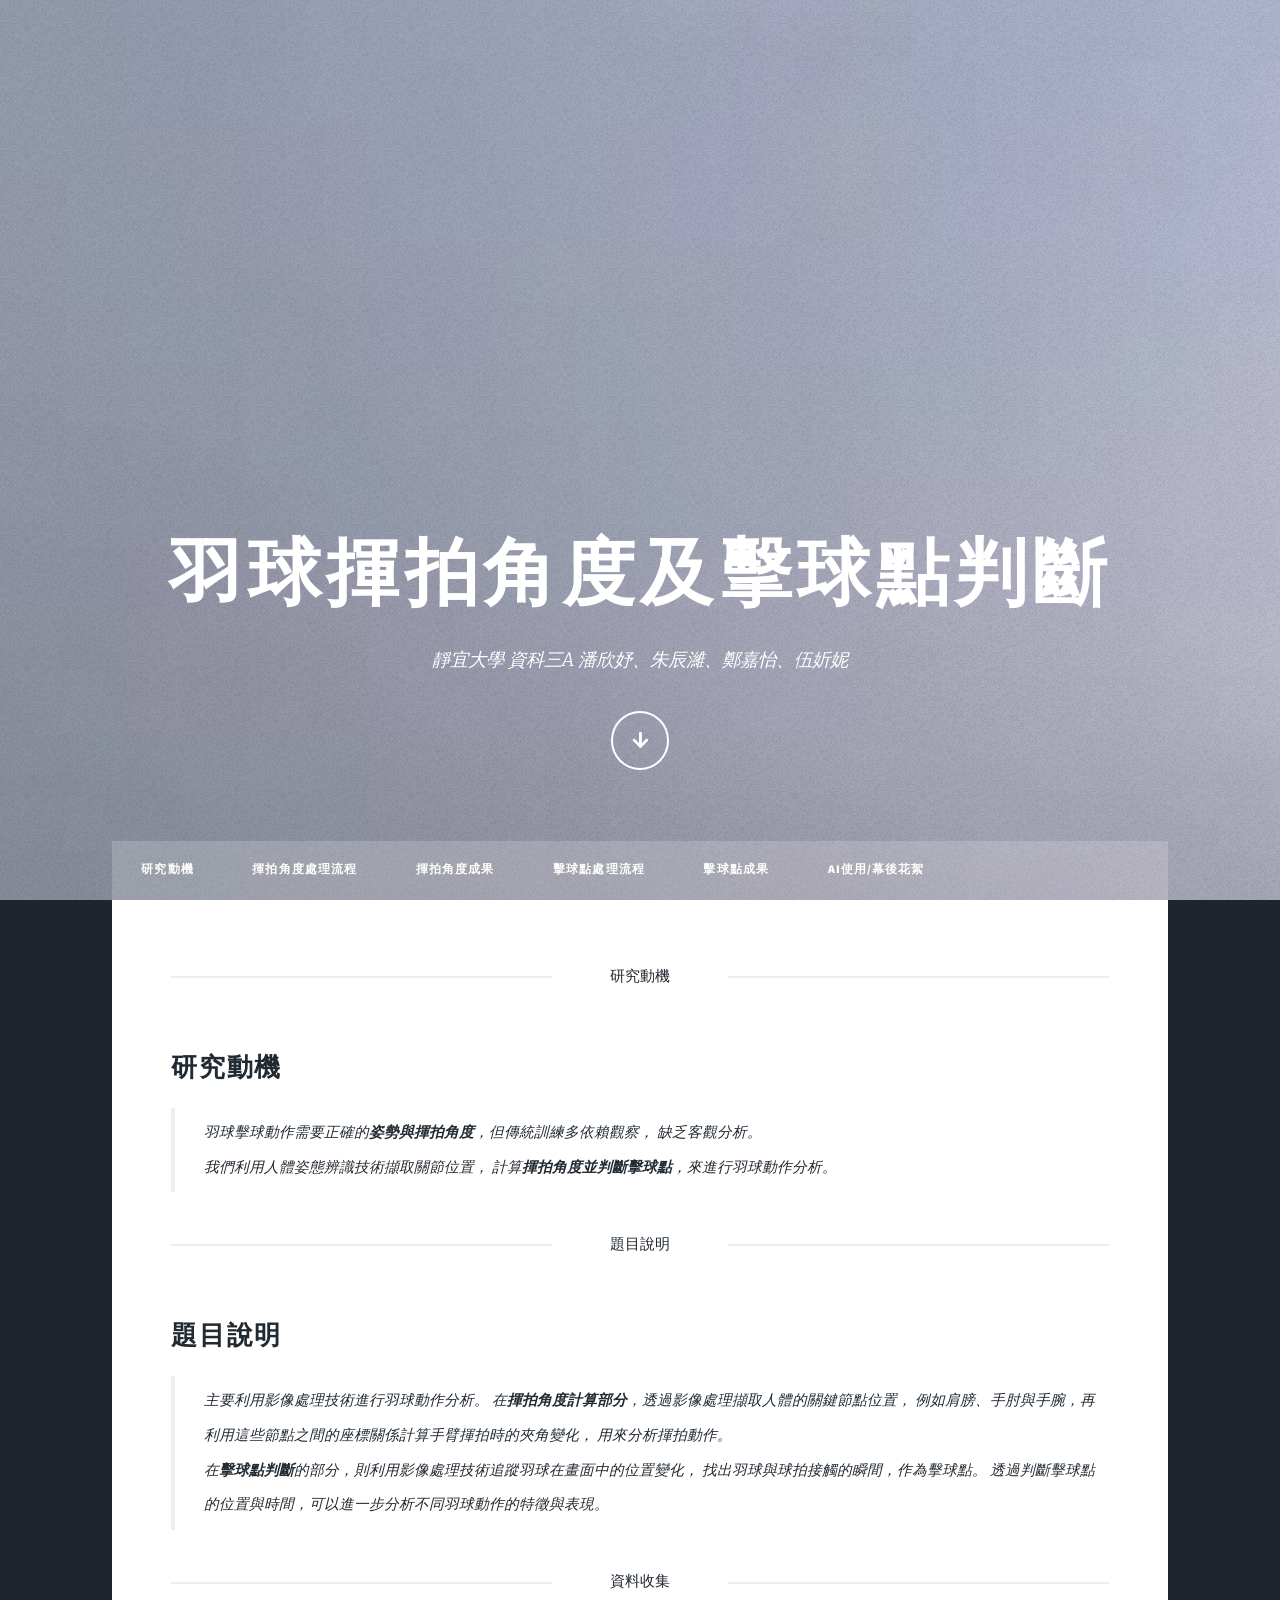
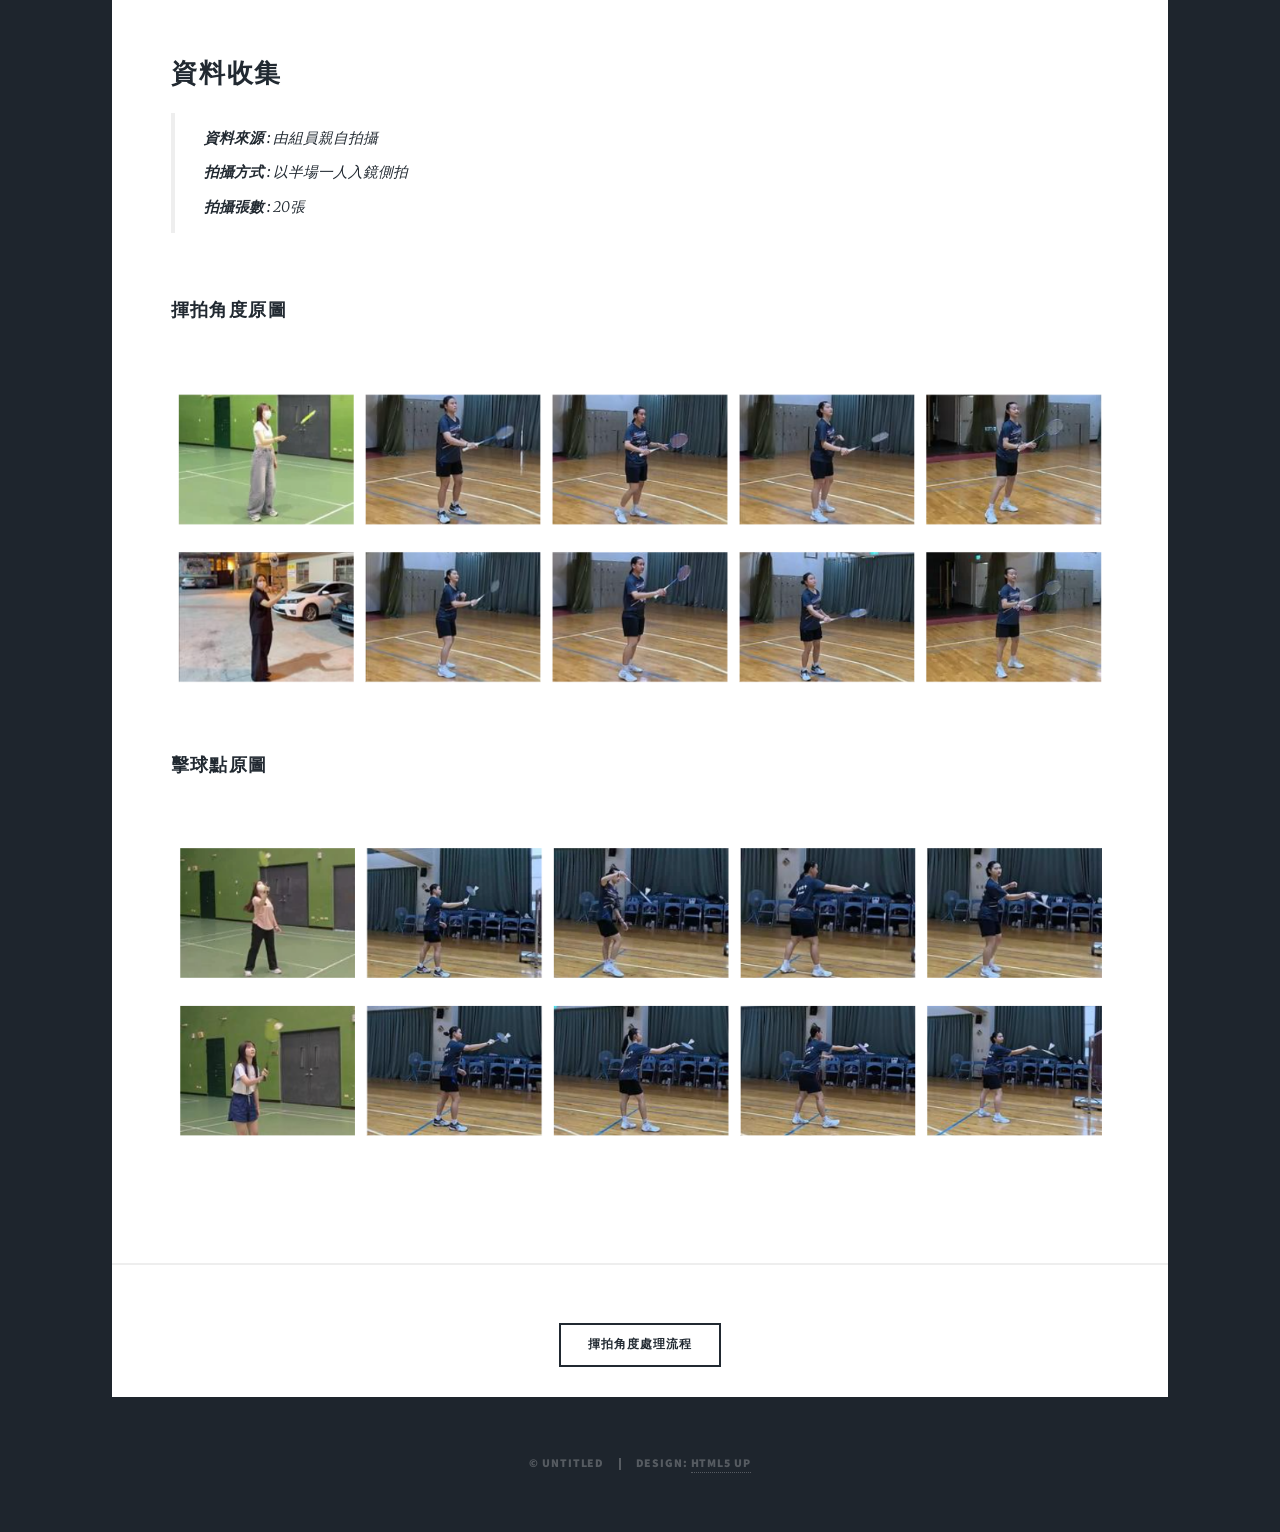
<file: 影像處理HTML/index.html>
<!DOCTYPE HTML>
<!--
	Massively by HTML5 UP
	html5up.net | @ajlkn
	Free for personal and commercial use under the CCA 3.0 license (html5up.net/license)
-->
<html>
	<head>
		<title>第九組 影像處理</title>
		<meta charset="utf-8" />
		<meta name="viewport" content="width=device-width, initial-scale=1, user-scalable=no" />
		<link rel="stylesheet" href="assets/css/main.css" />
		<noscript><link rel="stylesheet" href="assets/css/noscript.css" /></noscript>
	</head>
	<body class="is-preload">

		<!-- Wrapper -->
			<div id="wrapper" class="fade-in">

				<!-- Intro -->
					<div id="intro">
						<h1>羽球揮拍角度及擊球點判斷</h1>
						<p> 靜宜大學 資科三A 潘欣妤、朱辰濰、鄭嘉怡、伍妡妮 </p>
						<ul class="actions">
							<li><a href="#header" class="button icon solid solo fa-arrow-down scrolly">Continue</a></li>
						</ul>
					</div>

				<!-- Header -->
					<header id="header">
						<a href="index.html" class="logo">Homepage</a>
					</header>

				<!-- Nav -->
					<nav id="nav">
						<ul class="links">
							<li><a href="index.html">研究動機</a></li>
							
							<li><a href="elements - angle.html">揮拍角度處理流程</a></li>
							<li><a href="generic - angle.html">揮拍角度成果</a></li>
							
							<li><a href="elements - ball.html">擊球點處理流程</a></li>
							<li><a href="generic - ball.html">擊球點成果</a></li>
							
							<li><a href="elements.html">AI使用/幕後花絮</a></li>
						</ul>
					</nav>

				<!-- Main -->
					<div id="main">

						<!-- Post -->
							<section class="post">
							
								<header class="major">
									<span class="date">研究動機</span>
								</header>
									
								<h2>研究動機</h2>
								<blockquote>
								羽球擊球動作需要正確的<strong>姿勢與揮拍角度</strong>，但傳統訓練多依賴觀察，
								缺乏客觀分析。<br>我們利用人體姿態辨識技術擷取關節位置，
								計算<strong>揮拍角度並判斷擊球點</strong>，來進行羽球動作分析。
								</blockquote>
								<br>
								
								
								
								<header class="major">
									<span class="date">題目說明</span>
								</header>
								
								<h2>題目說明</h2>
								<blockquote>
								主要利用影像處理技術進行羽球動作分析。
								在<strong>揮拍角度計算部分</strong>，透過影像處理擷取人體的關鍵節點位置，
								例如肩膀、手肘與手腕，再利用這些節點之間的座標關係計算手臂揮拍時的夾角變化，
								用來分析揮拍動作。
								<br>
								在<strong>擊球點判斷</strong>的部分，則利用影像處理技術追蹤羽球在畫面中的位置變化，
								找出羽球與球拍接觸的瞬間，作為擊球點。
								透過判斷擊球點的位置與時間，可以進一步分析不同羽球動作的特徵與表現。
								</blockquote>
								<br>
									
									
								
								<header class="major">
									<span class="date">資料收集</span>
								</header>
								
								<h2>資料收集</h2>
								<blockquote>
								<strong>資料來源 : </strong>由組員親自拍攝<br>
								<strong>拍攝方式 : </strong>以半場一人入鏡側拍<br>
								<strong>拍攝張數 : </strong>20張
								</blockquote>
								<br>
								<h3>揮拍角度原圖</h3>
								<div class="image main"><img src="images/參1.png" alt="" /></div>
								<h3>擊球點原圖</h3>
								<div class="image main"><img src="images/參2.png" alt="" /></div>
									
							</section>
									<ul class="actions special">
										<li><a href="elements - angle.html" class="button">揮拍角度處理流程</a></li>
									</ul>

					</div>
					

				

				<!-- Copyright -->
					<div id="copyright">
						<ul><li>&copy; Untitled</li><li>Design: <a href="https://html5up.net">HTML5 UP</a></li></ul>
					</div>

			</div>

		<!-- Scripts -->
			<script src="assets/js/jquery.min.js"></script>
			<script src="assets/js/jquery.scrollex.min.js"></script>
			<script src="assets/js/jquery.scrolly.min.js"></script>
			<script src="assets/js/browser.min.js"></script>
			<script src="assets/js/breakpoints.min.js"></script>
			<script src="assets/js/util.js"></script>
			<script src="assets/js/main.js"></script>

	</body>
</html>
</file>
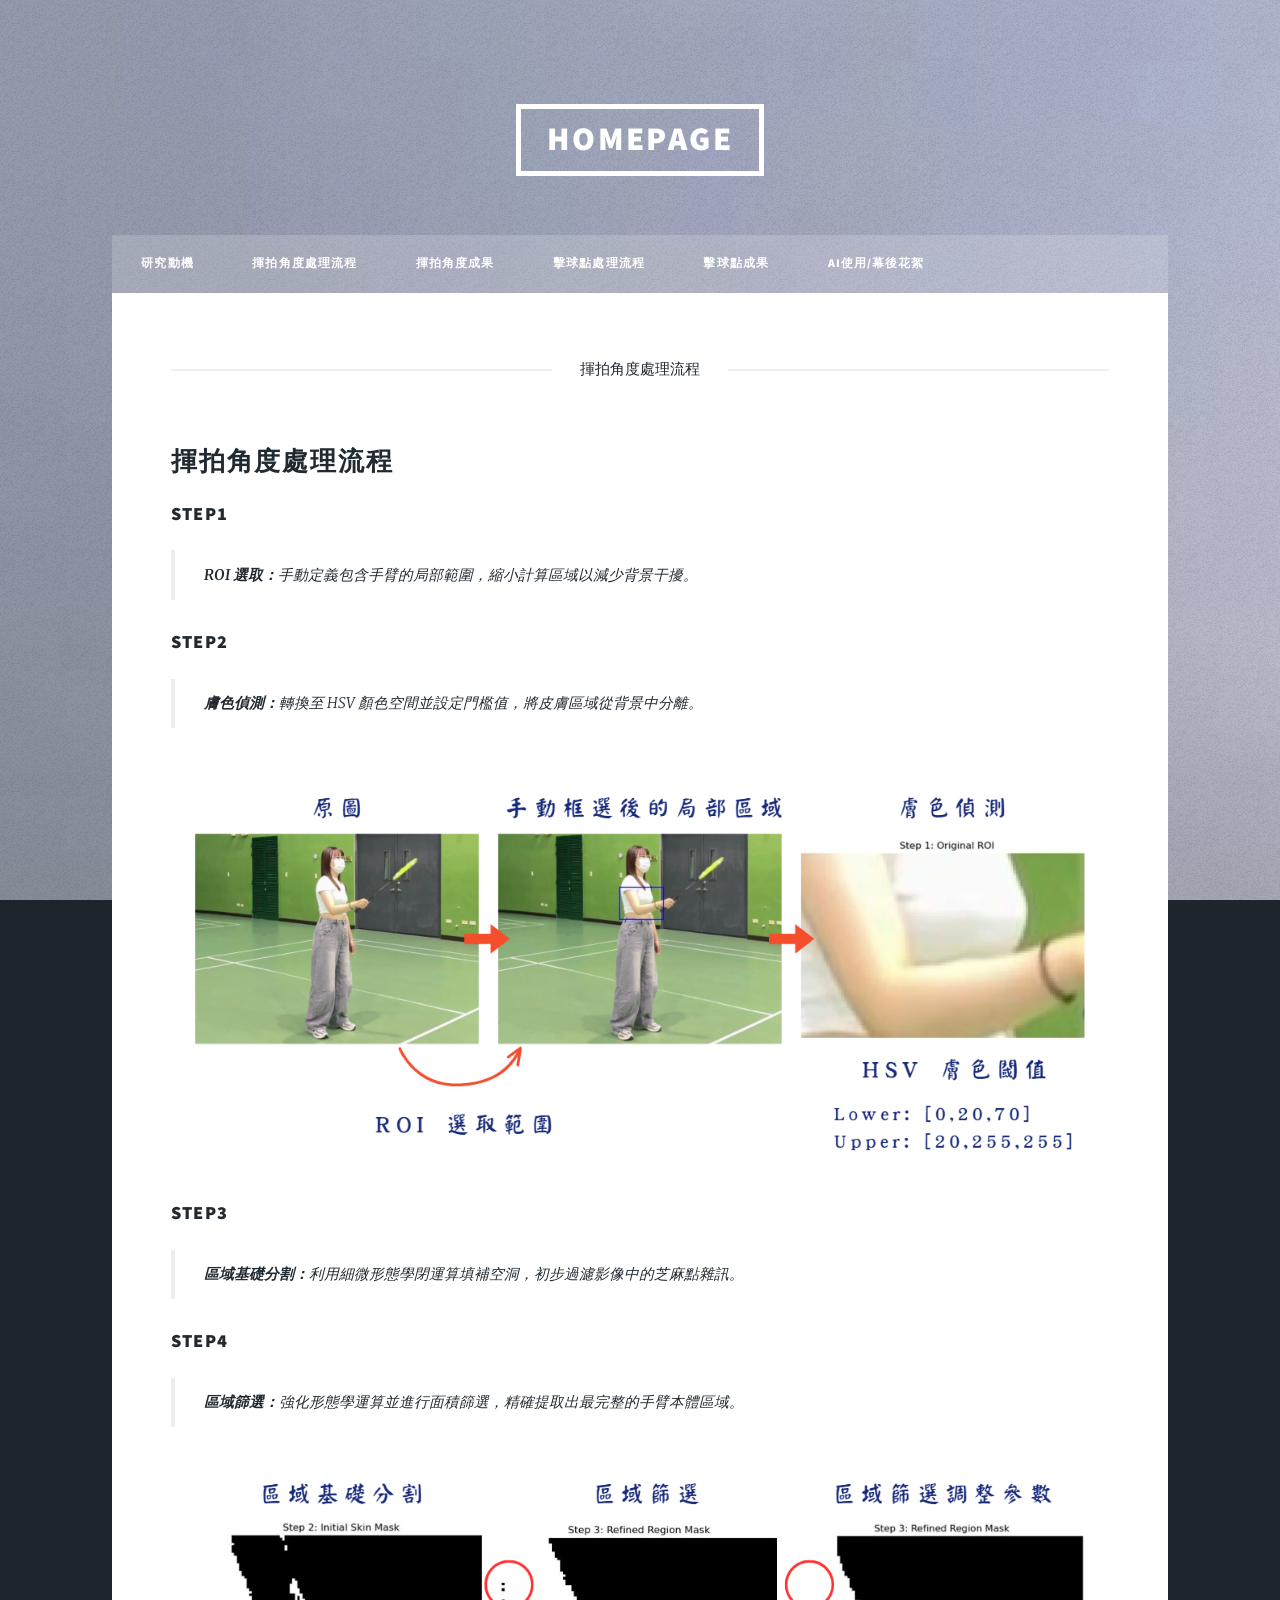
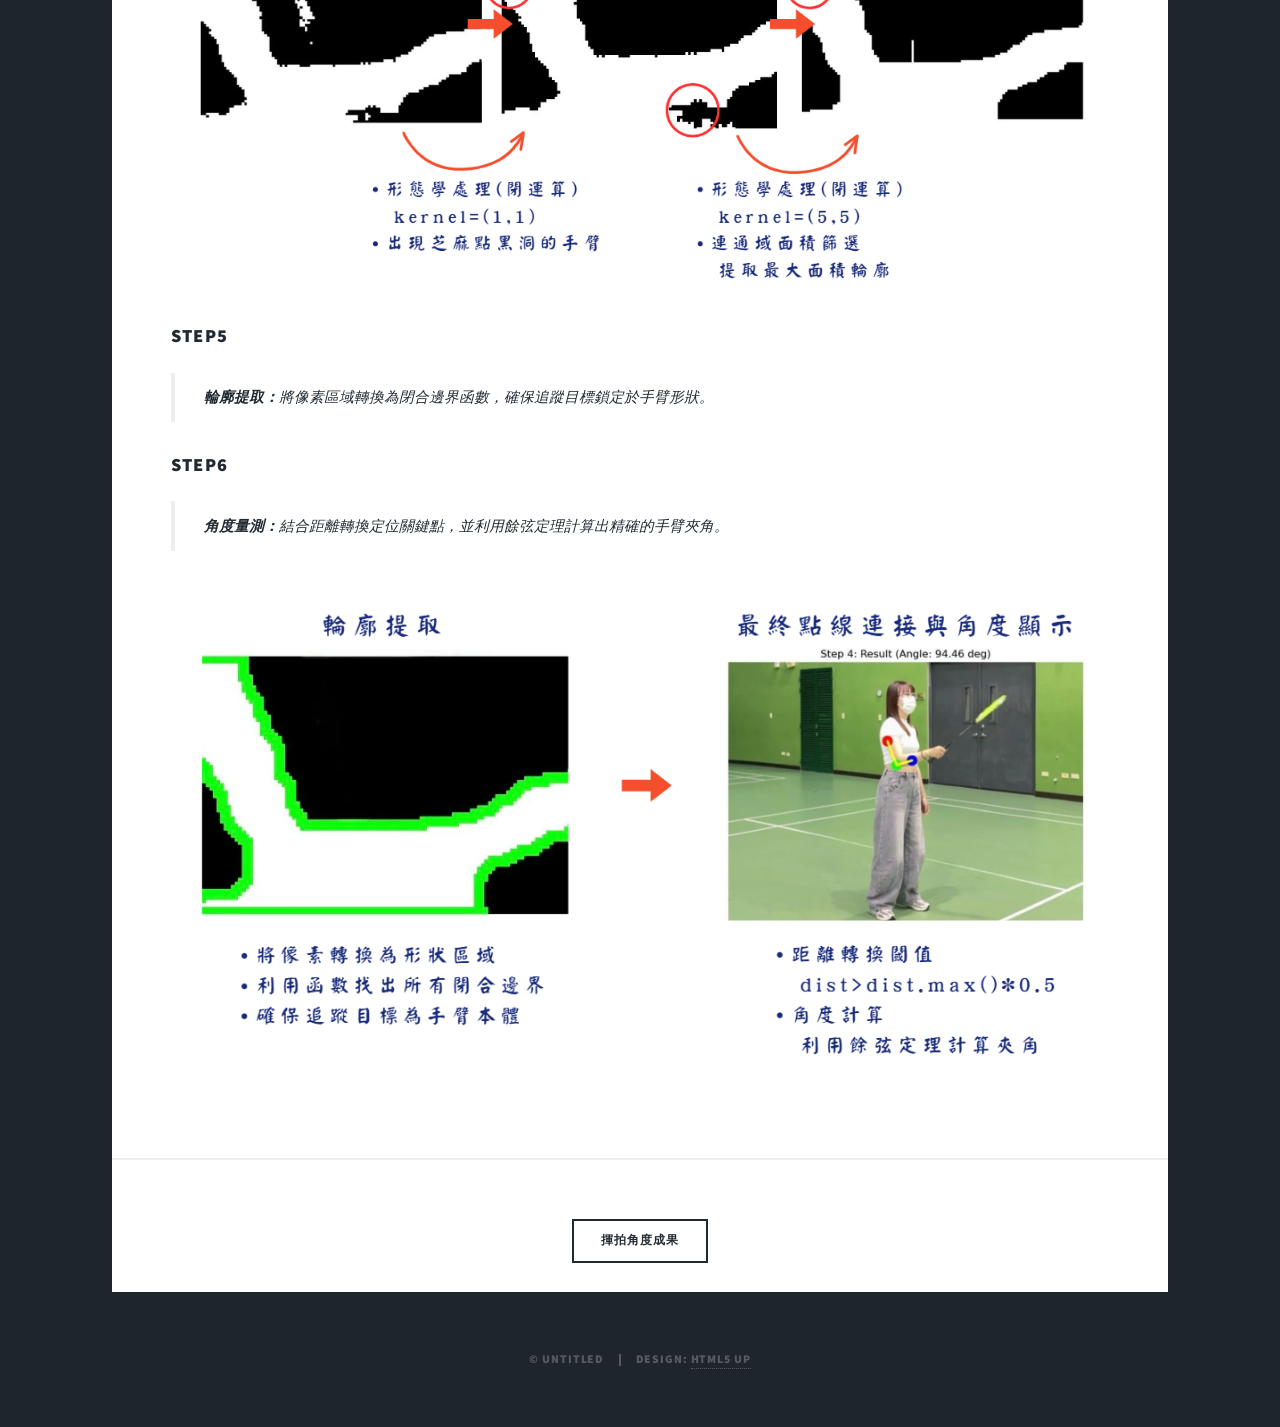
<file: 影像處理HTML/elements - angle.html>
<!DOCTYPE HTML>
<!--
	Massively by HTML5 UP
	html5up.net | @ajlkn
	Free for personal and commercial use under the CCA 3.0 license (html5up.net/license)
-->
<html>
	<head>
		<title>第九組 影像處理</title>
		<meta charset="utf-8" />
		<meta name="viewport" content="width=device-width, initial-scale=1, user-scalable=no" />
		<link rel="stylesheet" href="assets/css/main.css" />
		<noscript><link rel="stylesheet" href="assets/css/noscript.css" /></noscript>
	</head>
	<body class="is-preload">

		<!-- Wrapper -->
			<div id="wrapper">

				<!-- Header -->
					<header id="header">
						<a href="index.html" class="logo">Homepage</a>
					</header>

				<!-- Nav -->
					<nav id="nav">
						<ul class="links">
							<li><a href="index.html">研究動機</a></li>
							
							<li><a href="elements - angle.html">揮拍角度處理流程</a></li>
							<li><a href="generic - angle.html">揮拍角度成果</a></li>
							
							<li><a href="elements - ball.html">擊球點處理流程</a></li>
							<li><a href="generic - ball.html">擊球點成果</a></li>
							
							<li><a href="elements.html">AI使用/幕後花絮</a></li>
						</ul>
					</nav>

				<!-- Main -->
					<div id="main">

						<!-- Post -->
							<section class="post">
								<header class="major">
									<span class="date">揮拍角度處理流程</span>
								</header>

								
								<!-- Blockquote -->
									<h2>揮拍角度處理流程</h2>
									<h3>Step1</h3>
									<blockquote>
									<strong>ROI 選取：</strong>手動定義包含手臂的局部範圍，縮小計算區域以減少背景干擾。
									</blockquote>
									
									<h3>Step2</h3>
									<blockquote>
									<strong>膚色偵測：</strong>轉換至 HSV 顏色空間並設定門檻值，將皮膚區域從背景中分離。
									</blockquote>
									<a href="#" class="image fit"><img src="images/角流1.png" alt="" /></a>
									
									
									<h3>Step3</h3>
									<blockquote>
									<strong>區域基礎分割：</strong>利用細微形態學閉運算填補空洞，初步過濾影像中的芝麻點雜訊。
									</blockquote>
									
									<h3>Step4</h3>
									<blockquote>
									<strong>區域篩選：</strong>強化形態學運算並進行面積篩選，精確提取出最完整的手臂本體區域。
									</blockquote>
									<a href="#" class="image fit"><img src="images/角流2.png" alt="" /></a>
									
									
									
									
									<h3>Step5</h3>
									<blockquote>
									<strong>輪廓提取：</strong>將像素區域轉換為閉合邊界函數，確保追蹤目標鎖定於手臂形狀。
									</blockquote>
									
									<h3>Step6</h3>
									<blockquote>
									<strong>角度量測：</strong>結合距離轉換定位關鍵點，並利用餘弦定理計算出精確的手臂夾角。
									</blockquote>
									<a href="#" class="image fit"><img src="images/角流3.png" alt="" /></a>
									

									
									
									
									

							</section>
							<ul class="actions special">
								<li><a href="generic - angle.html" class="button">揮拍角度成果</a></li>
							</ul>

					</div>

				

				<!-- Copyright -->
					<div id="copyright">
						<ul><li>&copy; Untitled</li><li>Design: <a href="https://html5up.net">HTML5 UP</a></li></ul>
					</div>

			</div>

		<!-- Scripts -->
			<script src="assets/js/jquery.min.js"></script>
			<script src="assets/js/jquery.scrollex.min.js"></script>
			<script src="assets/js/jquery.scrolly.min.js"></script>
			<script src="assets/js/browser.min.js"></script>
			<script src="assets/js/breakpoints.min.js"></script>
			<script src="assets/js/util.js"></script>
			<script src="assets/js/main.js"></script>

	</body>
</html>
</file>
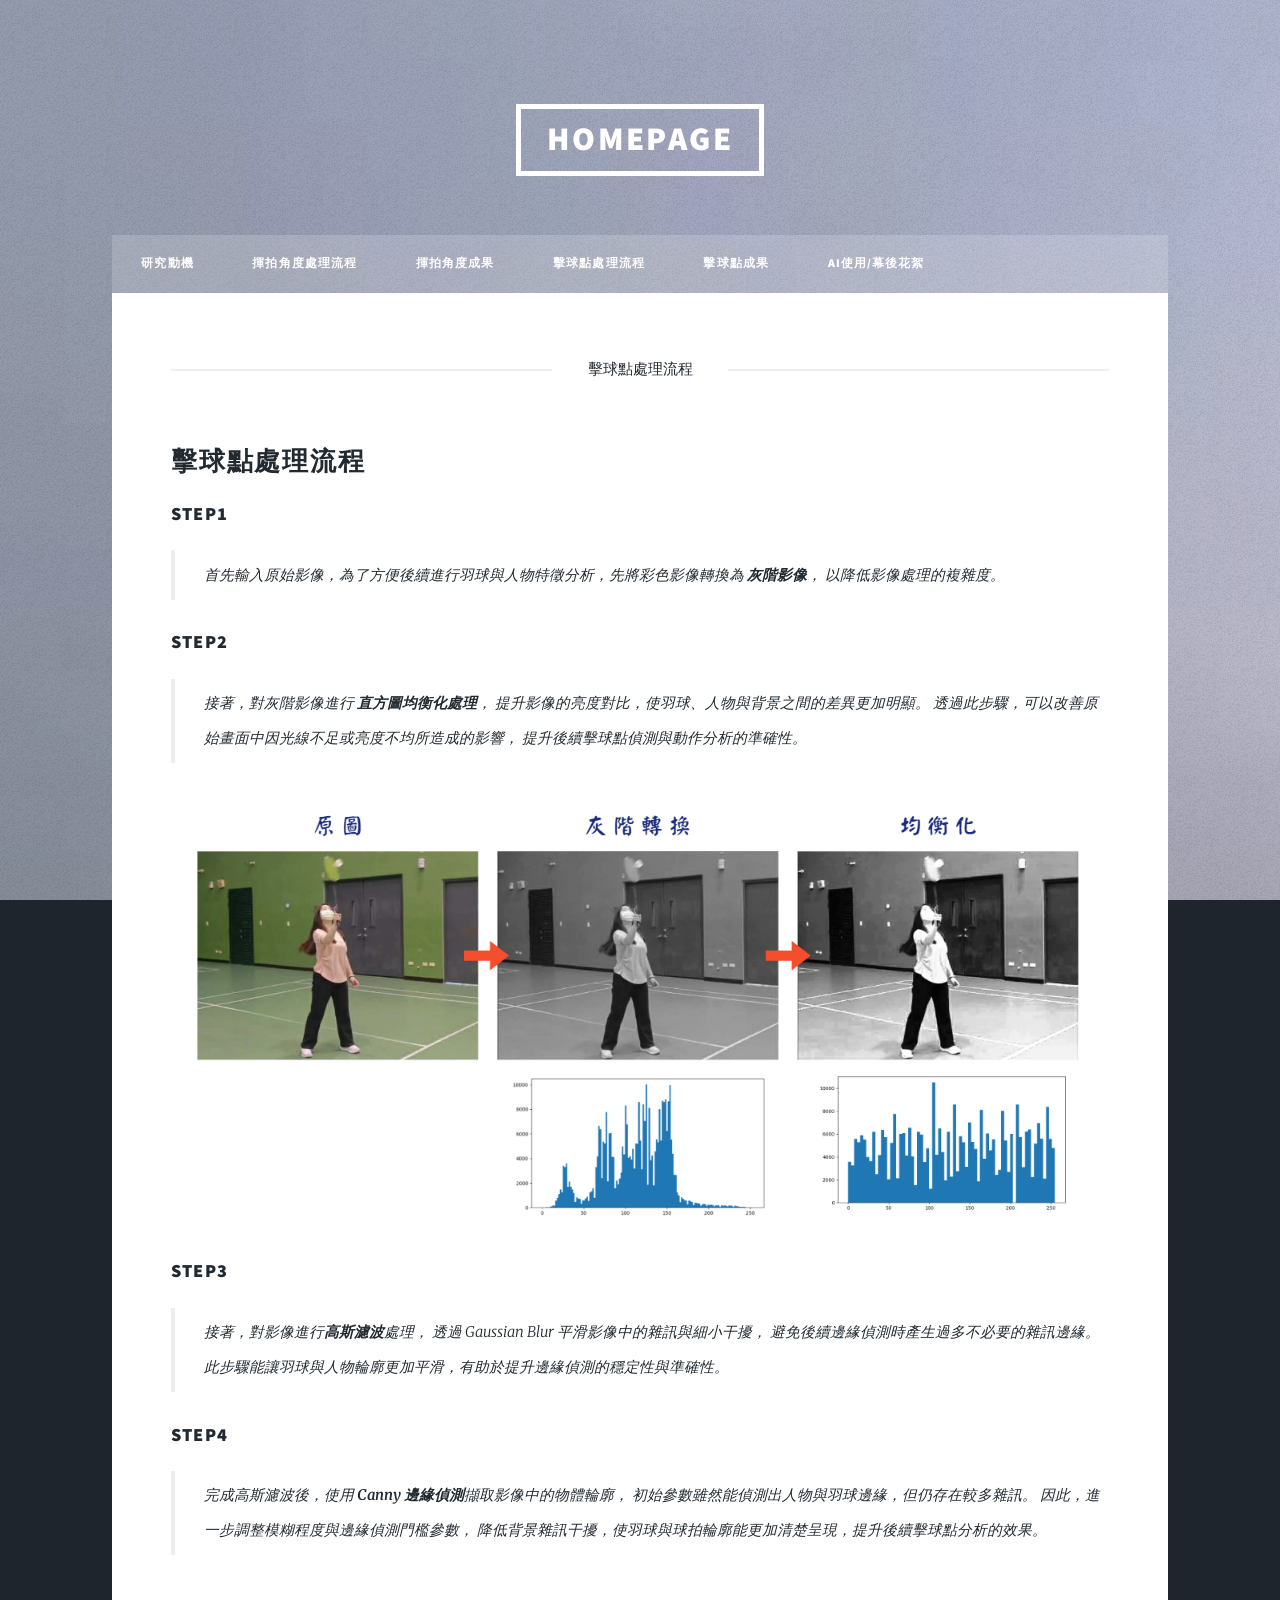
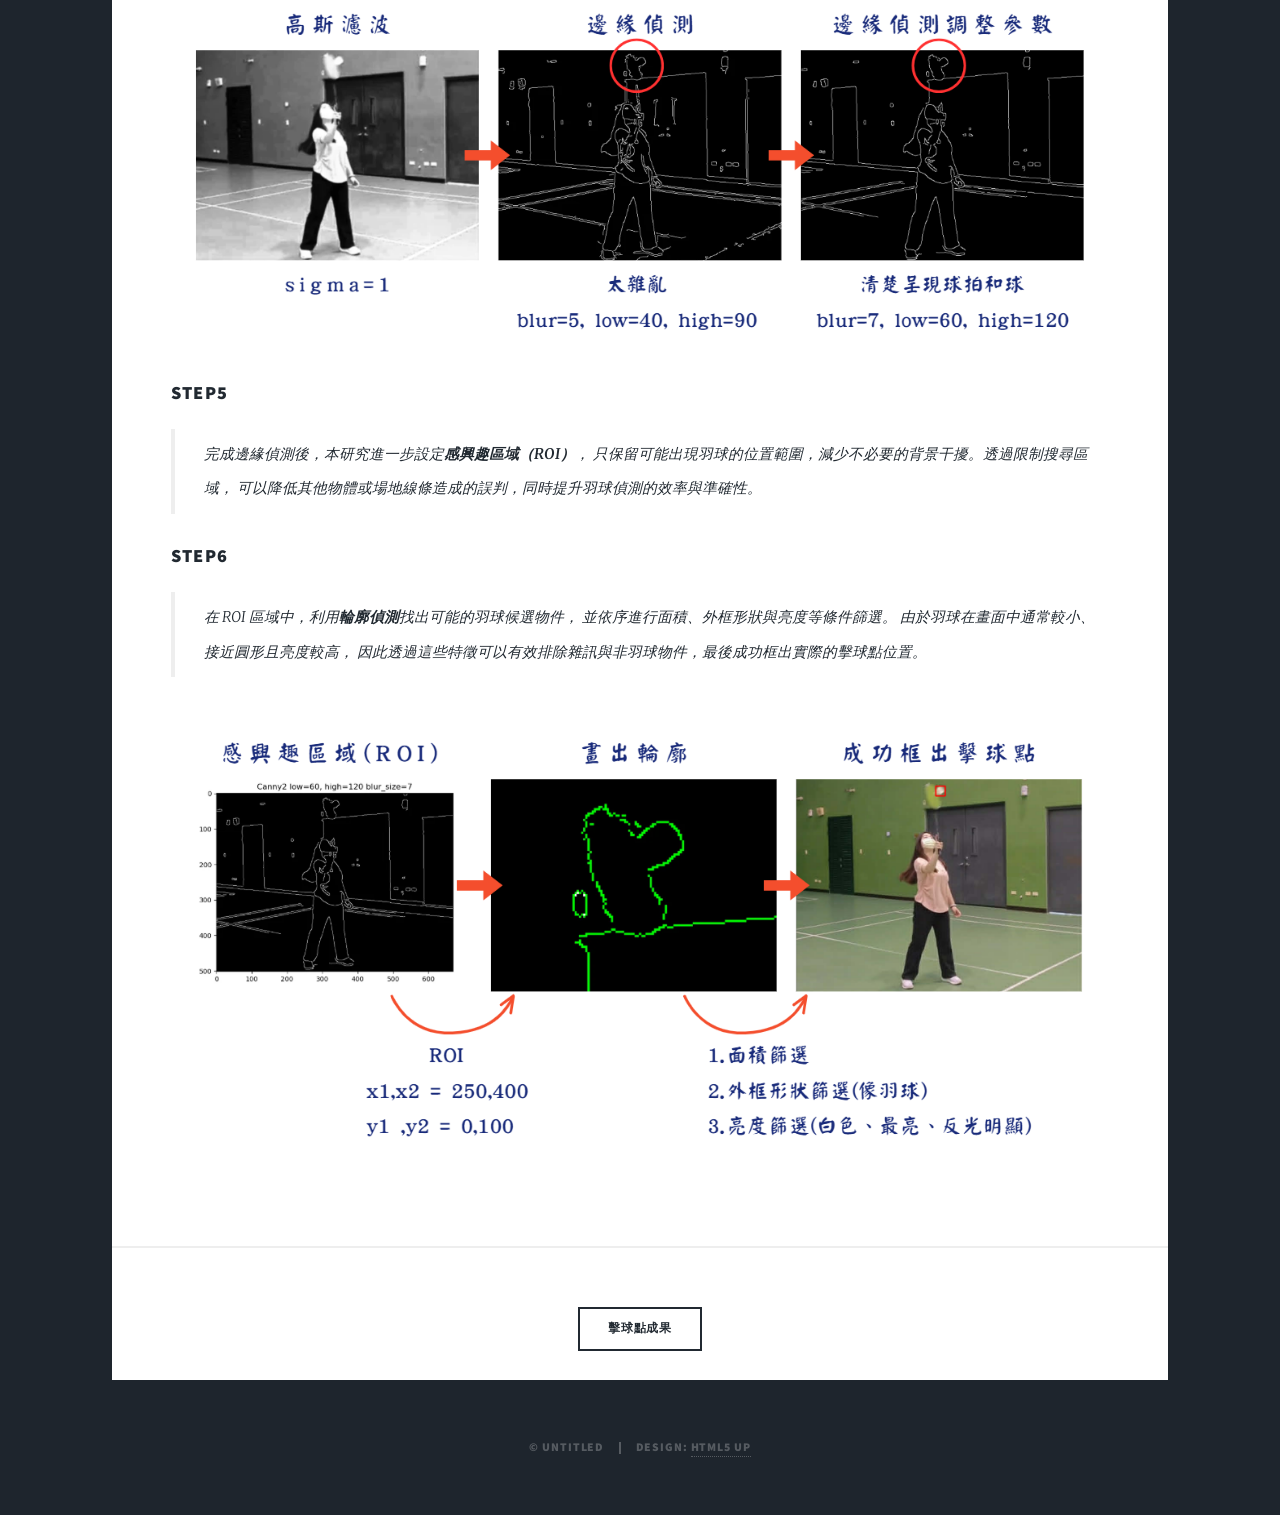
<file: 影像處理HTML/elements - ball.html>
<!DOCTYPE HTML>
<!--
	Massively by HTML5 UP
	html5up.net | @ajlkn
	Free for personal and commercial use under the CCA 3.0 license (html5up.net/license)
-->
<html>
	<head>
		<title>第九組 影像處理</title>
		<meta charset="utf-8" />
		<meta name="viewport" content="width=device-width, initial-scale=1, user-scalable=no" />
		<link rel="stylesheet" href="assets/css/main.css" />
		<noscript><link rel="stylesheet" href="assets/css/noscript.css" /></noscript>
	</head>
	<body class="is-preload">

		<!-- Wrapper -->
			<div id="wrapper">

				<!-- Header -->
					<header id="header">
						<a href="index.html" class="logo">Homepage</a>
					</header>

				<!-- Nav -->
					<nav id="nav">
						<ul class="links">
							<li><a href="index.html">研究動機</a></li>
							
							<li><a href="elements - angle.html">揮拍角度處理流程</a></li>
							<li><a href="generic - angle.html">揮拍角度成果</a></li>
							
							<li><a href="elements - ball.html">擊球點處理流程</a></li>
							<li><a href="generic - ball.html">擊球點成果</a></li>
							
							<li><a href="elements.html">AI使用/幕後花絮</a></li>
						</ul>
					</nav>

				<!-- Main -->
					<div id="main">

						<!-- Post -->
							<section class="post">
								<header class="major">
									<span class="date">擊球點處理流程</span>
								</header>

								
								<!-- Blockquote -->
									<h2>擊球點處理流程</h2>
									<h3>Step1</h3>
									<blockquote>
									首先輸入原始影像，為了方便後續進行羽球與人物特徵分析，先將彩色影像轉換為
									<strong>灰階影像</strong>，
									以降低影像處理的複雜度。<br>
									</blockquote>
									
									<h3>Step2</h3>
									<blockquote>
									接著，對灰階影像進行
									<strong>直方圖均衡化處理</strong>，
									提升影像的亮度對比，使羽球、人物與背景之間的差異更加明顯。
									透過此步驟，可以改善原始畫面中因光線不足或亮度不均所造成的影響，
									提升後續擊球點偵測與動作分析的準確性。
									</blockquote>
									<a href="#" class="image fit"><img src="images/點流1.png" alt="" /></a>
									
									
									<h3>Step3</h3>
									<blockquote>
									接著，對影像進行<strong>高斯濾波</strong>處理，
									透過 Gaussian Blur 平滑影像中的雜訊與細小干擾，
									避免後續邊緣偵測時產生過多不必要的雜訊邊緣。
									此步驟能讓羽球與人物輪廓更加平滑，有助於提升邊緣偵測的穩定性與準確性。
									</blockquote>
									
									<h3>Step4</h3>
									<blockquote>
									完成高斯濾波後，使用<strong> Canny 邊緣偵測</strong>擷取影像中的物體輪廓，
									初始參數雖然能偵測出人物與羽球邊緣，但仍存在較多雜訊。
									因此，進一步調整模糊程度與邊緣偵測門檻參數，
									降低背景雜訊干擾，使羽球與球拍輪廓能更加清楚呈現，提升後續擊球點分析的效果。
									</blockquote>
									<a href="#" class="image fit"><img src="images/點流2.png" alt="" /></a>
									
									
									
									
									<h3>Step5</h3>
									<blockquote>
									完成邊緣偵測後，本研究進一步設定<strong>感興趣區域（ROI）</strong>，
									只保留可能出現羽球的位置範圍，減少不必要的背景干擾。透過限制搜尋區域，
									可以降低其他物體或場地線條造成的誤判，同時提升羽球偵測的效率與準確性。
									</blockquote>
									
									<h3>Step6</h3>
									<blockquote>
									在 ROI 區域中，利用<strong>輪廓偵測</strong>找出可能的羽球候選物件，
									並依序進行面積、外框形狀與亮度等條件篩選。
									由於羽球在畫面中通常較小、接近圓形且亮度較高，
									因此透過這些特徵可以有效排除雜訊與非羽球物件，最後成功框出實際的擊球點位置。
									</blockquote>
									<a href="#" class="image fit"><img src="images/點流3.png" alt="" /></a>
									

							</section>
							<ul class="actions special">
								<li><a href="generic - ball.html" class="button">擊球點成果</a></li>
							</ul>

					</div>

				

				<!-- Copyright -->
					<div id="copyright">
						<ul><li>&copy; Untitled</li><li>Design: <a href="https://html5up.net">HTML5 UP</a></li></ul>
					</div>

			</div>

		<!-- Scripts -->
			<script src="assets/js/jquery.min.js"></script>
			<script src="assets/js/jquery.scrollex.min.js"></script>
			<script src="assets/js/jquery.scrolly.min.js"></script>
			<script src="assets/js/browser.min.js"></script>
			<script src="assets/js/breakpoints.min.js"></script>
			<script src="assets/js/util.js"></script>
			<script src="assets/js/main.js"></script>

	</body>
</html>
</file>
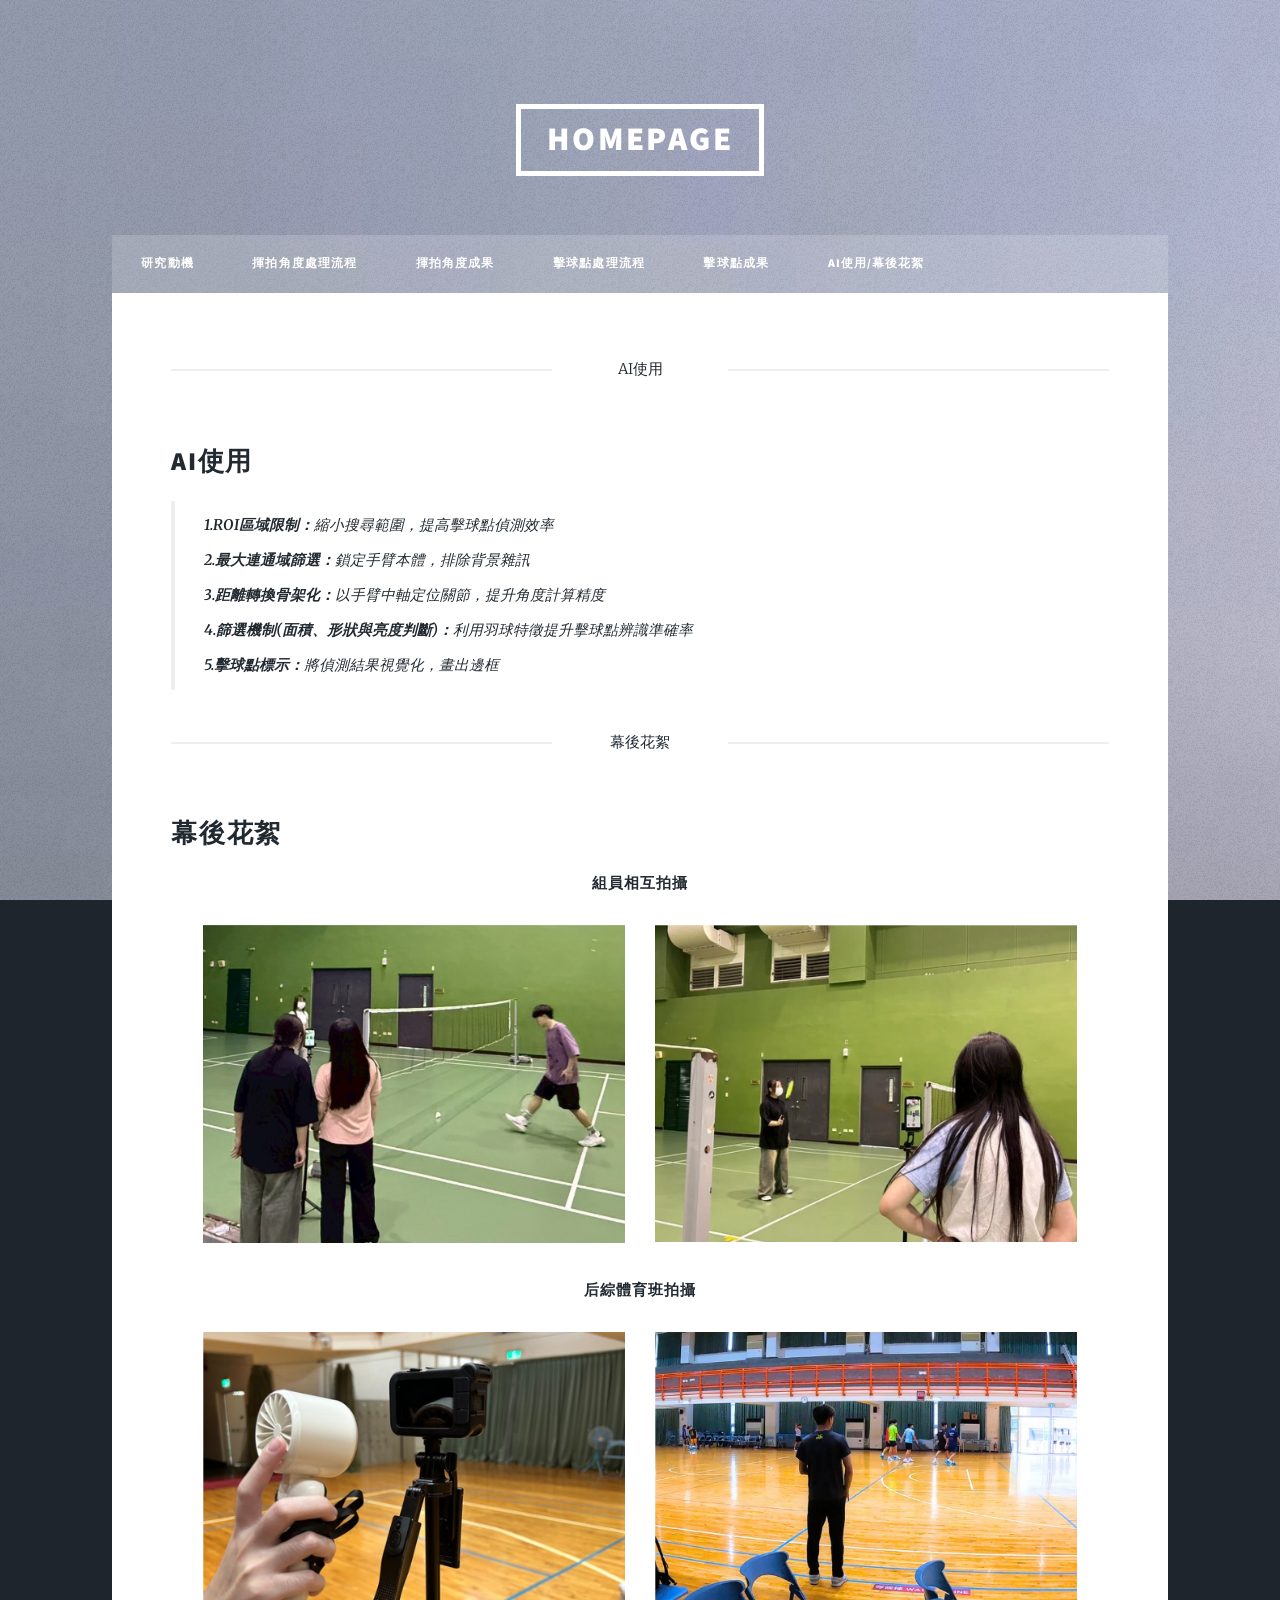
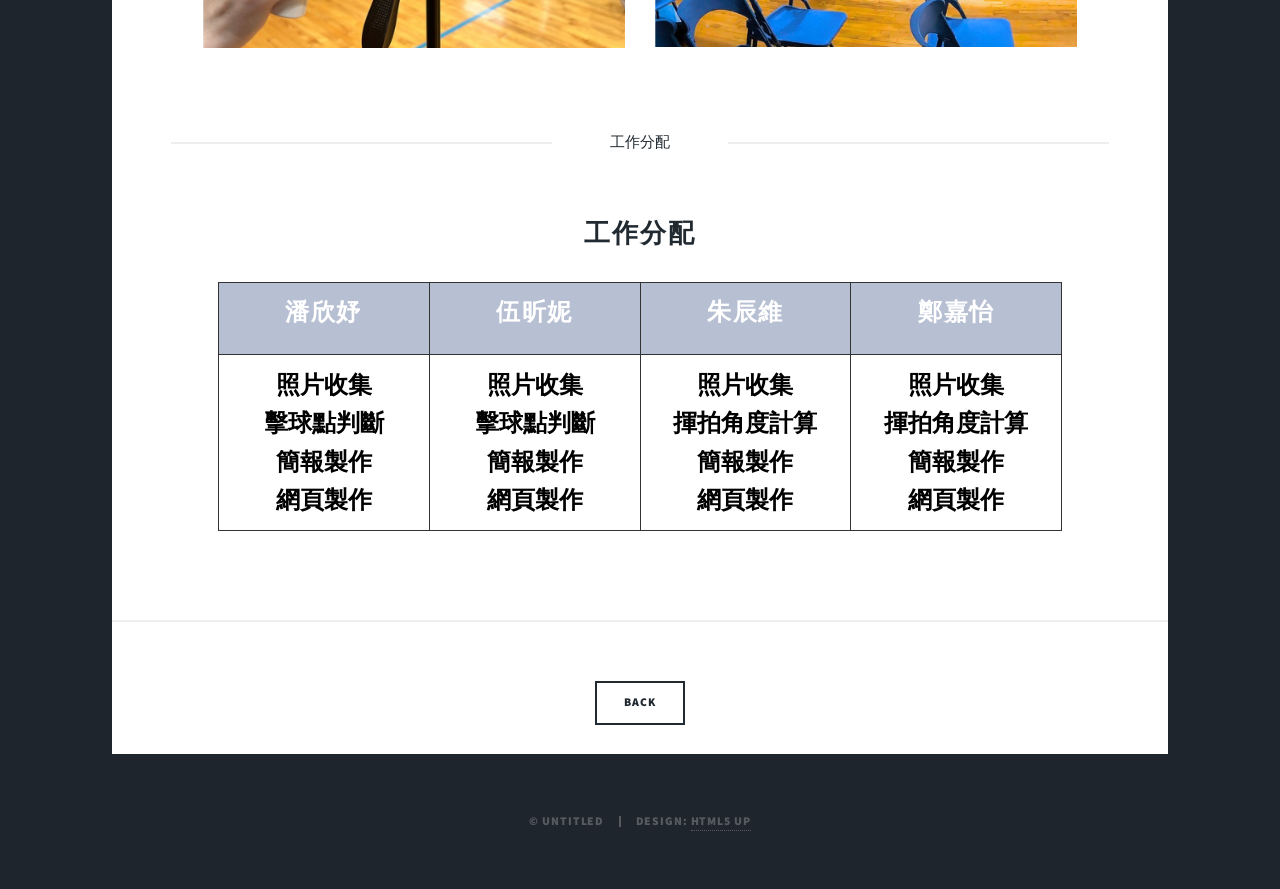
<file: 影像處理HTML/elements.html>
<!DOCTYPE HTML>
<!--
	Massively by HTML5 UP
	html5up.net | @ajlkn
	Free for personal and commercial use under the CCA 3.0 license (html5up.net/license)
-->
<html>
	<head>
		<title>第九組 影像處理</title>
		<meta charset="utf-8" />
		<meta name="viewport" content="width=device-width, initial-scale=1, user-scalable=no" />
		<link rel="stylesheet" href="assets/css/main.css" />
		<noscript><link rel="stylesheet" href="assets/css/noscript.css" /></noscript>
	</head>
	<body class="is-preload">

		<!-- Wrapper -->
			<div id="wrapper">

				<!-- Header -->
					<header id="header">
						<a href="index.html" class="logo">Homepage</a>
					</header>

				<!-- Nav -->
					<nav id="nav">
						<ul class="links">
							<li><a href="index.html">研究動機</a></li>
							
							<li><a href="elements - angle.html">揮拍角度處理流程</a></li>
							<li><a href="generic - angle.html">揮拍角度成果</a></li>
							
							<li><a href="elements - ball.html">擊球點處理流程</a></li>
							<li><a href="generic - ball.html">擊球點成果</a></li>
							
							<li><a href="elements.html">AI使用/幕後花絮</a></li>
						</ul>
					</nav>

				<!-- Main -->
					<div id="main">

						<!-- Post -->
							<section class="post">
								<header class="major">
									<span class="date">AI使用</span>
								</header>

								<!-- Blockquote -->
								<h2>AI使用</h2>
								<blockquote>
								<strong>1.ROI區域限制：</strong>縮小搜尋範圍，提高擊球點偵測效率<br>
								<strong>2.最大連通域篩選：</strong>鎖定手臂本體，排除背景雜訊<br>
								<strong>3.距離轉換骨架化：</strong>以手臂中軸定位關節，提升角度計算精度<br>
								<strong>4.篩選機制(面積、形狀與亮度判斷)：</strong>利用羽球特徵提升擊球點辨識準確率<br>
								<strong>5.擊球點標示：</strong>將偵測結果視覺化，畫出邊框<br>
								</blockquote>
								<br>


								
									
								<header class="major">
									<span class="date">幕後花絮</span>
								</header>
								
								<!-- Text stuff -->
								<h2>幕後花絮</h2>
								<h4 style="text-align: center;"> 
								組員相互拍攝
								</h4>
									
								<div class="photo-row">
									<article>
										<a href="#" class="image fit"><img src="images/花1.png" alt="" /></a>
									</article>
									<article>
										<a href="#" class="image fit"><img src="images/花2.png" alt="" /></a>
									</article>
								</div>	
								
								<h4 style="text-align: center;"> 
								后綜體育班拍攝
								</h4>
									
								<div class="photo-row">
									<article>
										<a href="#" class="image fit"><img src="images/花3.png" alt="" /></a>
									</article>
									<article>
										<a href="#" class="image fit"><img src="images/花4.png" alt="" /></a>
									</article>
								</div>
								<br><br>
								
								
								
								
								
								
								<header class="major">
									<span class="date">工作分配</span>
								</header>
								
								<!-- Text stuff -->
								<h2 style="text-align: center;">工作分配</h2>
							
								
								<table class="member-table">
								  <tr>
									<th>潘欣妤</th>
									<th>伍昕妮</th>
									<th>朱辰維</th>
									<th>鄭嘉怡</th>
								  </tr>
								  <tr>
									<td>
									  照片收集<br>擊球點判斷<br>簡報製作<br>網頁製作
									</td>
									<td>
									  照片收集<br>擊球點判斷<br>簡報製作<br>網頁製作
									</td>
									<td>
									  照片收集<br>揮拍角度計算<br>簡報製作<br>網頁製作
									</td>
									<td>
									  照片收集<br>揮拍角度計算<br>簡報製作<br>網頁製作
									</td>
								  </tr>
								</table>
								
									

							</section>
							
							<ul class="actions special">
								<li><a href="index.html" class="button">back</a></li>
							</ul>

					</div>

				

				<!-- Copyright -->
					<div id="copyright">
						<ul><li>&copy; Untitled</li><li>Design: <a href="https://html5up.net">HTML5 UP</a></li></ul>
					</div>

			</div>

		<!-- Scripts -->
			<script src="assets/js/jquery.min.js"></script>
			<script src="assets/js/jquery.scrollex.min.js"></script>
			<script src="assets/js/jquery.scrolly.min.js"></script>
			<script src="assets/js/browser.min.js"></script>
			<script src="assets/js/breakpoints.min.js"></script>
			<script src="assets/js/util.js"></script>
			<script src="assets/js/main.js"></script>

	</body>
</html>
</file>
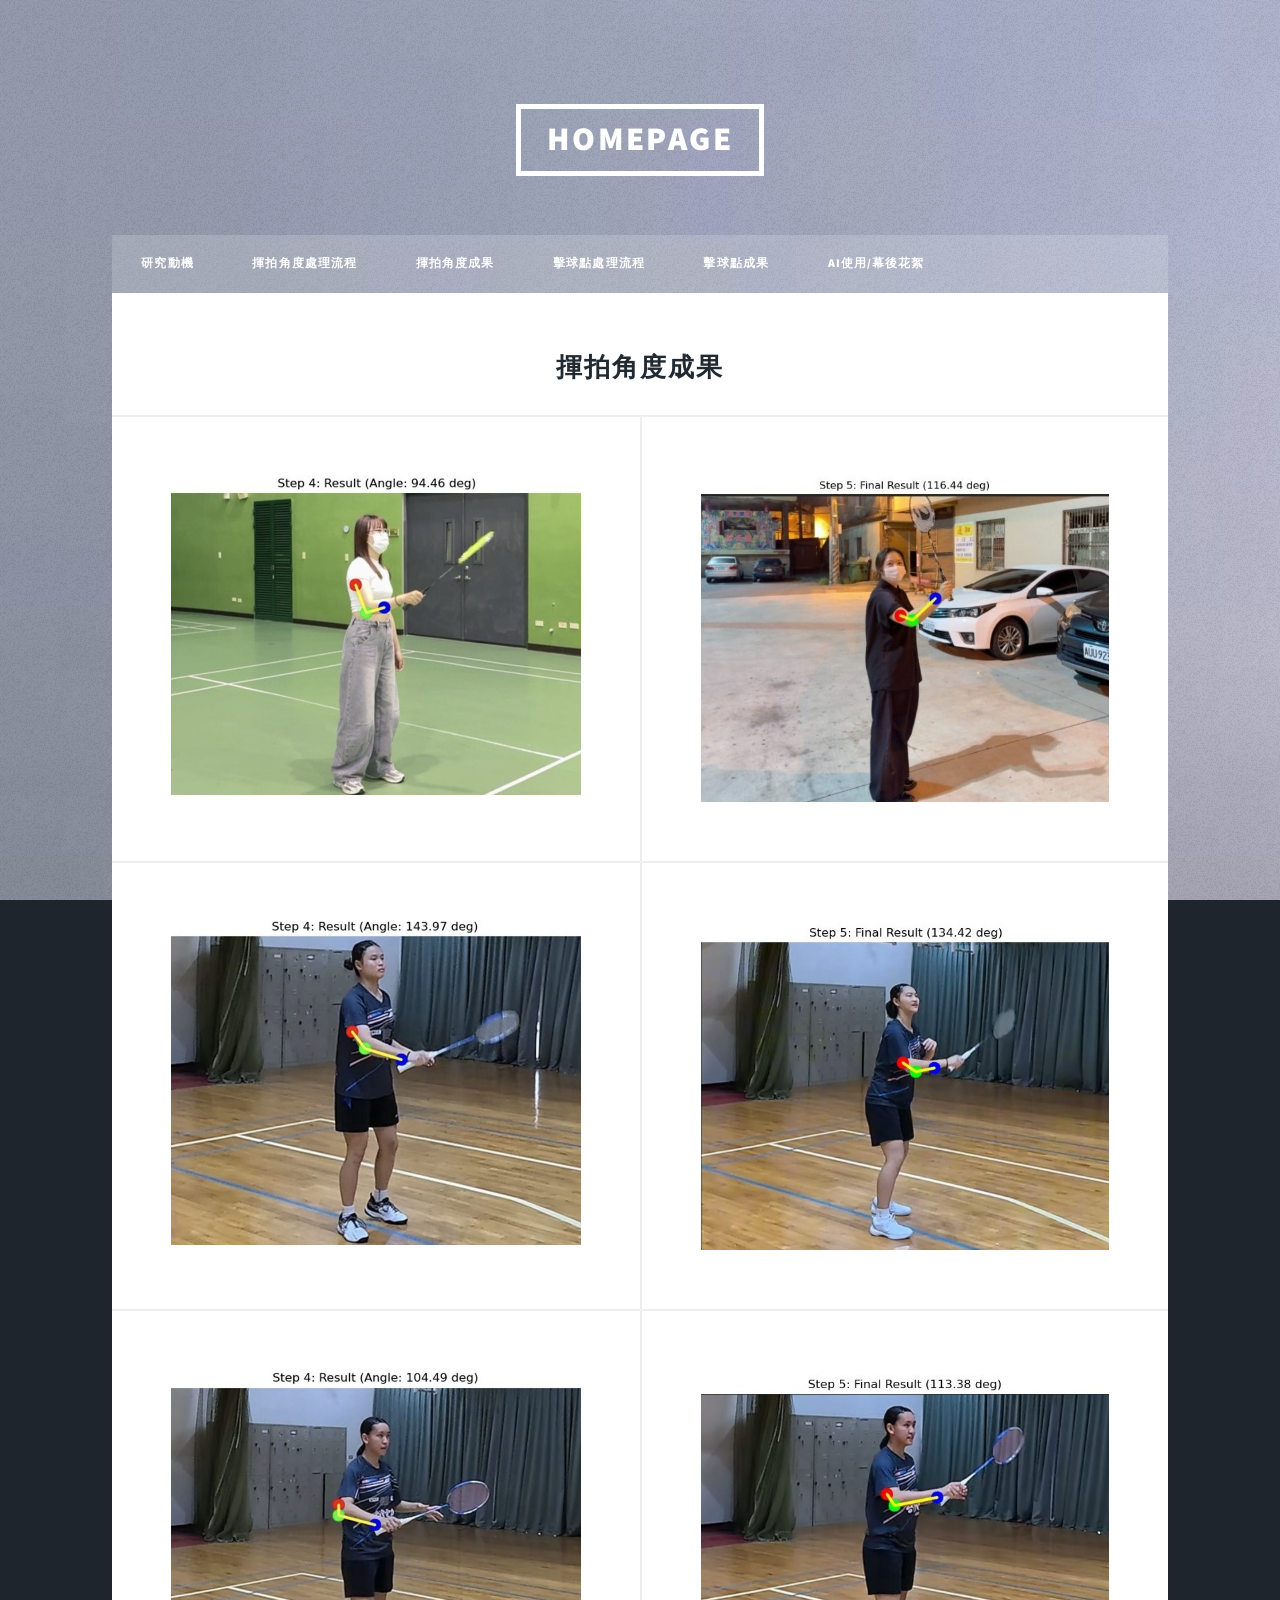
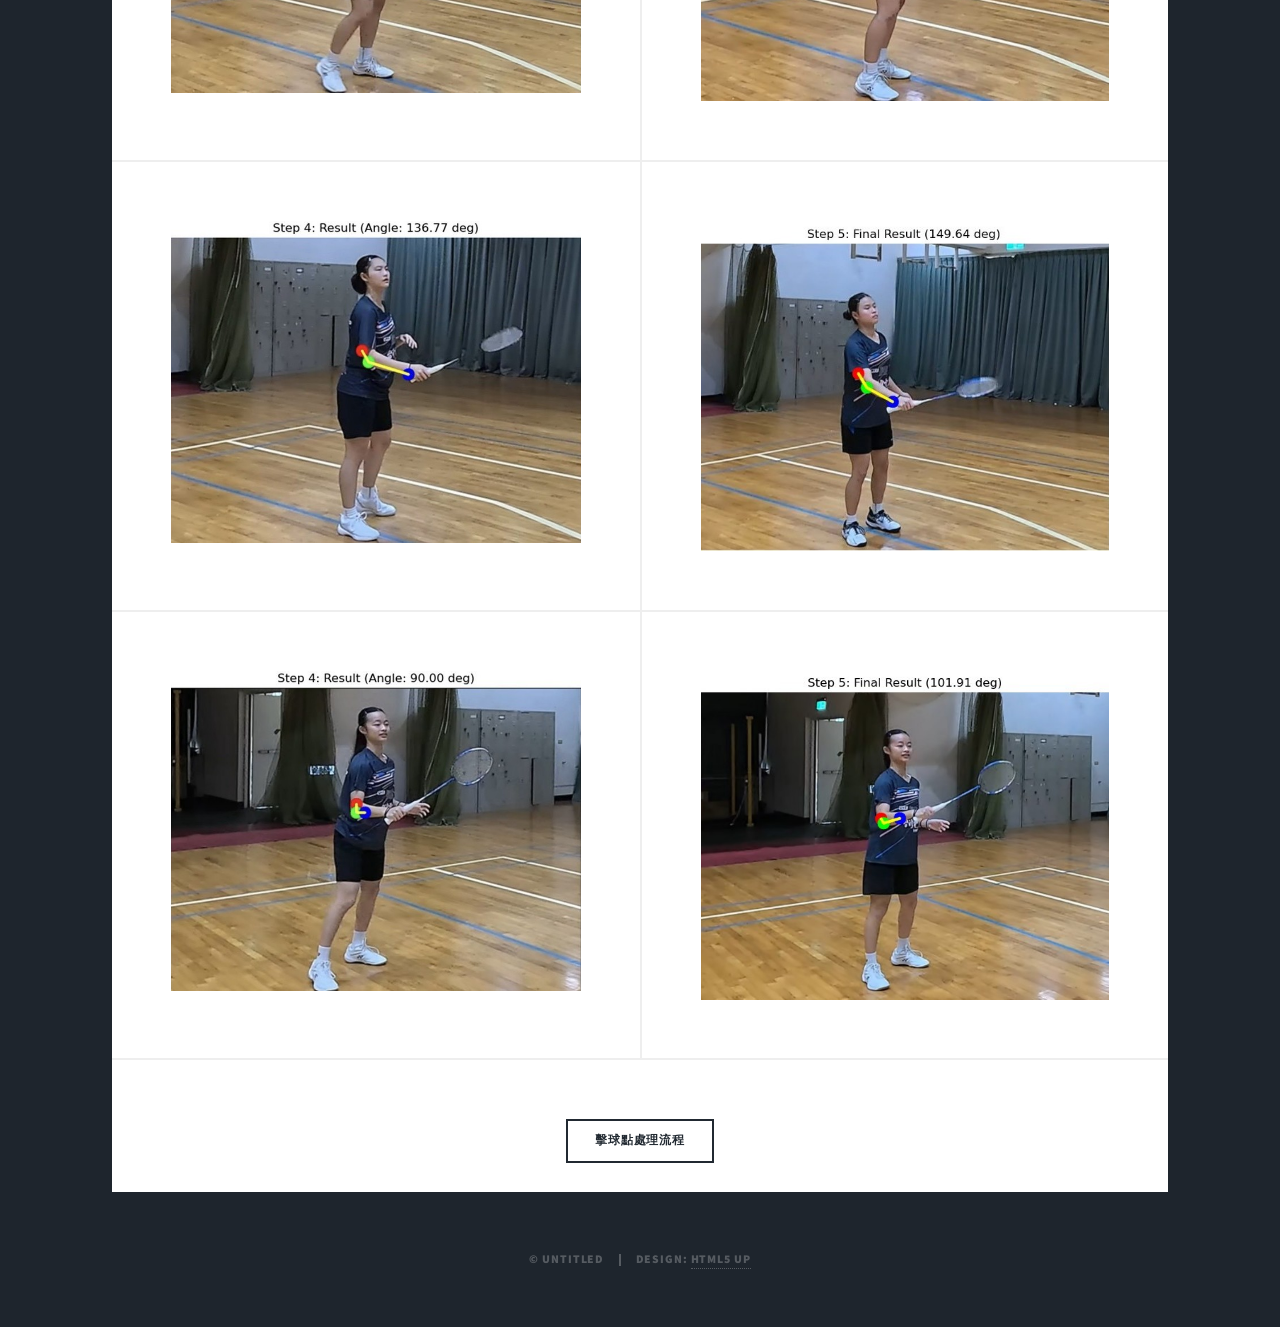
<file: 影像處理HTML/generic - angle.html>
<!DOCTYPE HTML>
<!--
	Massively by HTML5 UP
	html5up.net | @ajlkn
	Free for personal and commercial use under the CCA 3.0 license (html5up.net/license)
-->
<html>
	<head>
		<title>第九組 影像處理</title>
		<meta charset="utf-8" />
		<meta name="viewport" content="width=device-width, initial-scale=1, user-scalable=no" />
		<link rel="stylesheet" href="assets/css/main.css" />
		<noscript><link rel="stylesheet" href="assets/css/noscript.css" /></noscript>
	</head>
	<body class="is-preload">

		<!-- Wrapper -->
			<div id="wrapper">

				<!-- Header -->
					<header id="header">
						<a href="index.html" class="logo">Homepage</a>
					</header>

				<!-- Nav -->
					<nav id="nav">
						<ul class="links">
							<li><a href="index.html">研究動機</a></li>
							
							<li><a href="elements - angle.html">揮拍角度處理流程</a></li>
							<li><a href="generic - angle.html">揮拍角度成果</a></li>
							
							<li><a href="elements - ball.html">擊球點處理流程</a></li>
							<li><a href="generic - ball.html">擊球點成果</a></li>
							
							<li><a href="elements.html">AI使用/幕後花絮</a></li>
						</ul>
					</nav>

				<!-- Main -->
					
					<div id="main">

						<!-- Featured Post -->
							
							
						<!-- Posts -->
							
							<header class="major">
									<h2>揮拍角度成果</h2>
								</header>
							
							<section class="posts">
								<article>
									<a href="#" class="image fit"><img src="images/角1.jpg" alt="" /></a>
								</article>
								<article>
									<a href="#" class="image fit"><img src="images/角2.jpg" alt="" /></a>
								</article>
								<article>
									<a href="#" class="image fit"><img src="images/角3.jpg" alt="" /></a>
								</article>
								<article>
									<a href="#" class="image fit"><img src="images/角4.jpg" alt="" /></a>
								</article>	
								<article>
									<a href="#" class="image fit"><img src="images/角5.jpg" alt="" /></a>
								</article>
								<article>
									<a href="#" class="image fit"><img src="images/角6.jpg" alt="" /></a>
								</article>	
								<article>
									<a href="#" class="image fit"><img src="images/角7.jpg" alt="" /></a>
								</article>
								<article>
									<a href="#" class="image fit"><img src="images/角8.jpg" alt="" /></a>
								</article>	
								<article>
									<a href="#" class="image fit"><img src="images/角9.jpg" alt="" /></a>
								</article>
								<article>
									<a href="#" class="image fit"><img src="images/角10.jpg" alt="" /></a>
								</article>		
								
								
								
								
							</section>
							<ul class="actions special">
								<li><a href="elements - ball.html" class="button">擊球點處理流程</a></li>
							</ul>
						
					</div>

				

				<!-- Copyright -->
					<div id="copyright">
						<ul><li>&copy; Untitled</li><li>Design: <a href="https://html5up.net">HTML5 UP</a></li></ul>
					</div>

			</div>

		<!-- Scripts -->
			<script src="assets/js/jquery.min.js"></script>
			<script src="assets/js/jquery.scrollex.min.js"></script>
			<script src="assets/js/jquery.scrolly.min.js"></script>
			<script src="assets/js/browser.min.js"></script>
			<script src="assets/js/breakpoints.min.js"></script>
			<script src="assets/js/util.js"></script>
			<script src="assets/js/main.js"></script>

	</body>
</html>
</file>
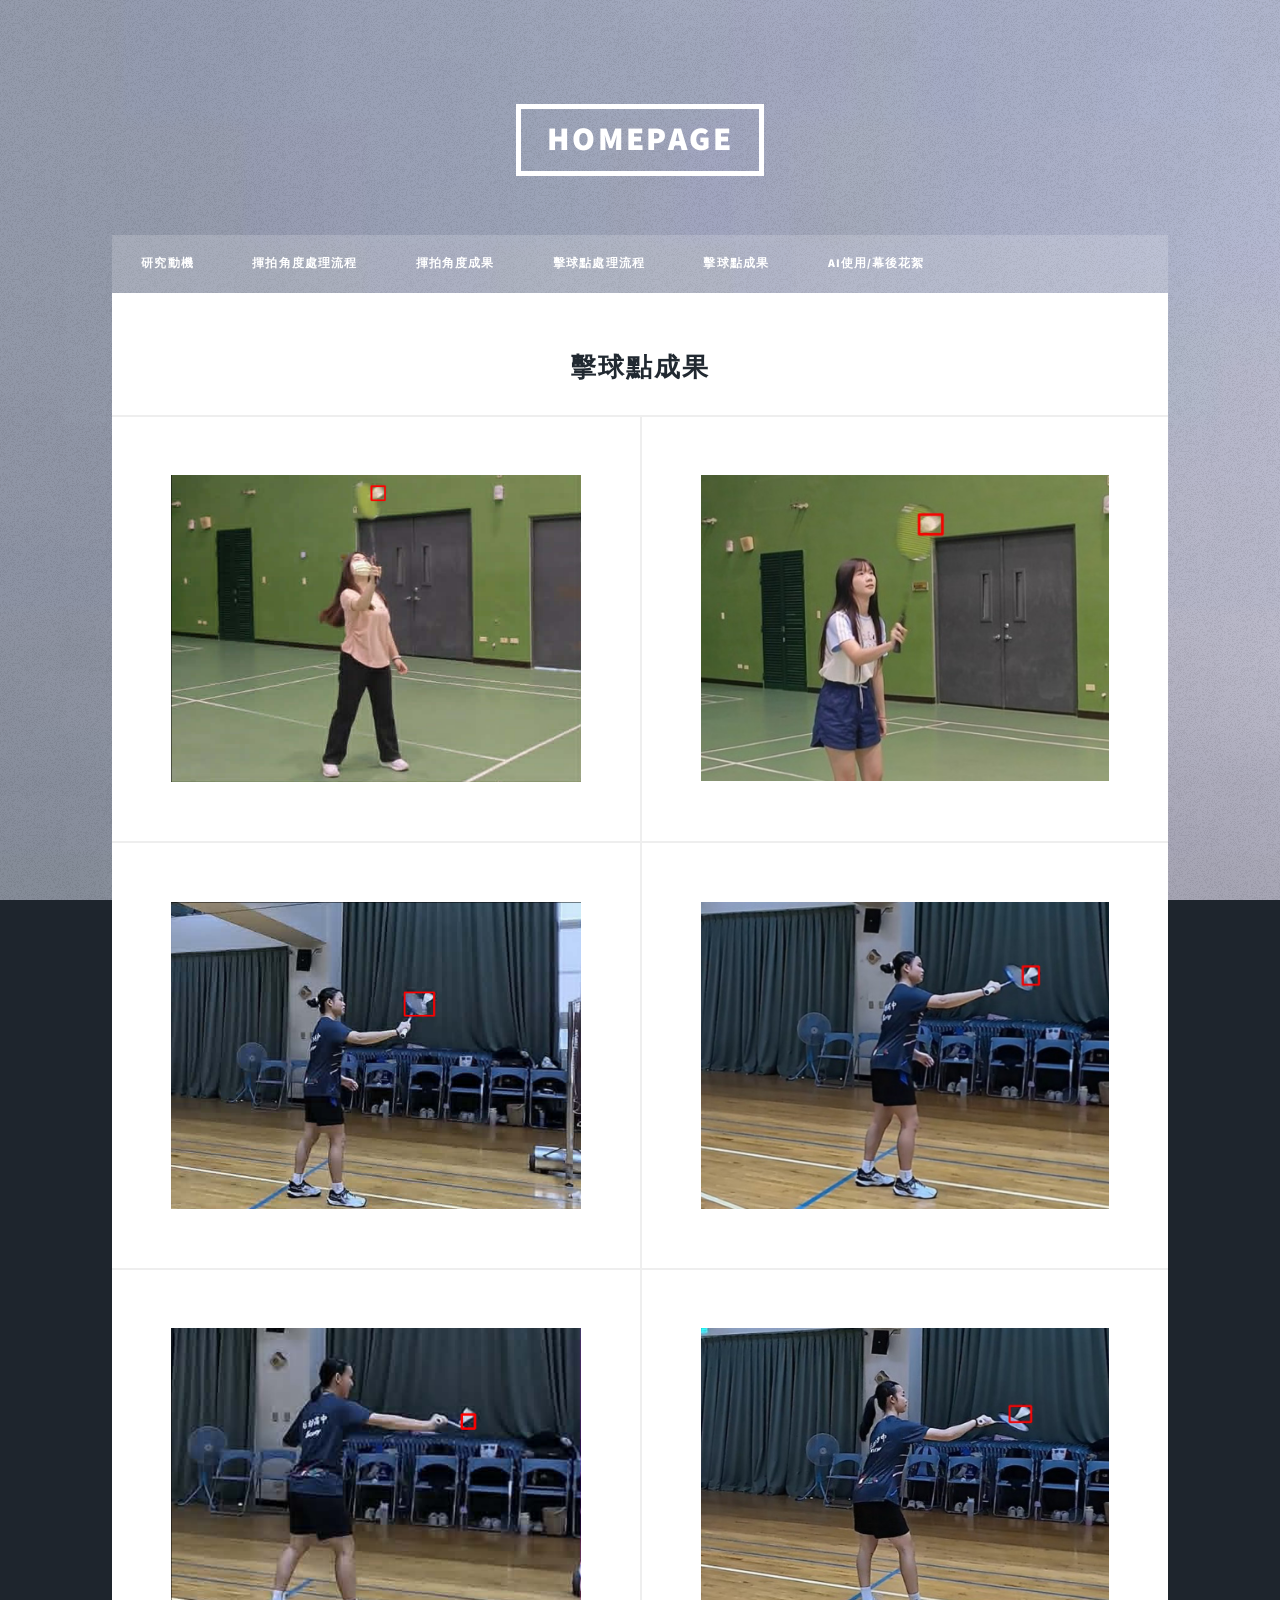
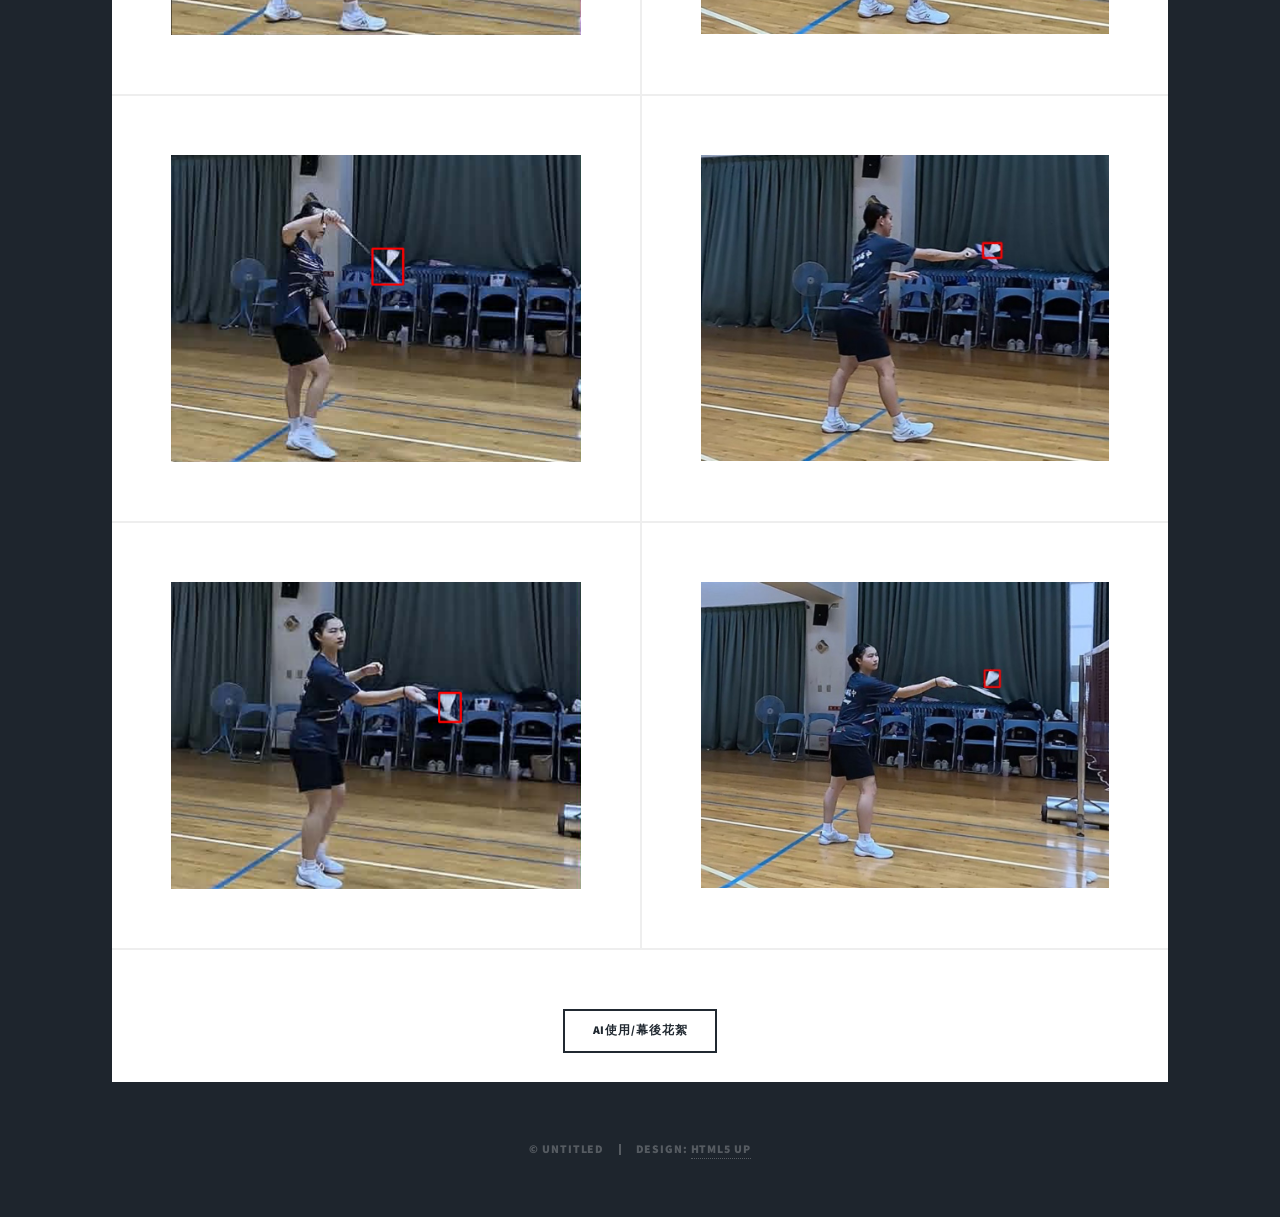
<file: 影像處理HTML/generic - ball.html>
<!DOCTYPE HTML>
<!--
	Massively by HTML5 UP
	html5up.net | @ajlkn
	Free for personal and commercial use under the CCA 3.0 license (html5up.net/license)
-->
<html>
	<head>
		<title>第九組 影像處理</title>
		<meta charset="utf-8" />
		<meta name="viewport" content="width=device-width, initial-scale=1, user-scalable=no" />
		<link rel="stylesheet" href="assets/css/main.css" />
		<noscript><link rel="stylesheet" href="assets/css/noscript.css" /></noscript>
	</head>
	<body class="is-preload">

		<!-- Wrapper -->
			<div id="wrapper">

				<!-- Header -->
					<header id="header">
						<a href="index.html" class="logo">Homepage</a>
					</header>

				<!-- Nav -->
					<nav id="nav">
						<ul class="links">
							<li><a href="index.html">研究動機</a></li>
							
							<li><a href="elements - angle.html">揮拍角度處理流程</a></li>
							<li><a href="generic - angle.html">揮拍角度成果</a></li>
							
							<li><a href="elements - ball.html">擊球點處理流程</a></li>
							<li><a href="generic - ball.html">擊球點成果</a></li>
							
							<li><a href="elements.html">AI使用/幕後花絮</a></li>
						</ul>
					</nav>

				<!-- Main -->
					
					<div id="main">
						<!-- Posts -->
							
							<header class="major">
									<h2>擊球點成果</h2>
							</header>
								
							
							<section class="posts">
								<article>
									<a href="#" class="image fit"><img src="images/點1.png" alt="" /></a>
								</article>
								<article>
									<a href="#" class="image fit"><img src="images/點2.jpg" alt="" /></a>
								</article>
								<article>
									<a href="#" class="image fit"><img src="images/點3.png" alt="" /></a>
								</article>
								<article>
									<a href="#" class="image fit"><img src="images/點4.jpg" alt="" /></a>
								</article>	
								<article>
									<a href="#" class="image fit"><img src="images/點5.png" alt="" /></a>
								</article>
								<article>
									<a href="#" class="image fit"><img src="images/點6.jpg" alt="" /></a>
								</article>	
								<article>
									<a href="#" class="image fit"><img src="images/點7.png" alt="" /></a>
								</article>
								<article>
									<a href="#" class="image fit"><img src="images/點8.jpg" alt="" /></a>
								</article>	
								<article>
									<a href="#" class="image fit"><img src="images/點9.png" alt="" /></a>
								</article>
								<article>
									<a href="#" class="image fit"><img src="images/點10.jpg" alt="" /></a>
								</article>	
								
								
								
								
								
							</section>
							<ul class="actions special">
								<li><a href="elements.html" class="button">AI使用/幕後花絮</a></li>
							</ul>
						
					</div>

				

				<!-- Copyright -->
					<div id="copyright">
						<ul><li>&copy; Untitled</li><li>Design: <a href="https://html5up.net">HTML5 UP</a></li></ul>
					</div>

			</div>

		<!-- Scripts -->
			<script src="assets/js/jquery.min.js"></script>
			<script src="assets/js/jquery.scrollex.min.js"></script>
			<script src="assets/js/jquery.scrolly.min.js"></script>
			<script src="assets/js/browser.min.js"></script>
			<script src="assets/js/breakpoints.min.js"></script>
			<script src="assets/js/util.js"></script>
			<script src="assets/js/main.js"></script>

	</body>
</html>
</file>
<file: 影像處理HTML/assets/css/main.css>
@import url(fontawesome-all.min.css);
@import url("https://fonts.googleapis.com/css?family=Merriweather:300,700,300italic,700italic|Source+Sans+Pro:900");

/*
	Massively by HTML5 UP
	html5up.net | @ajlkn
	Free for personal and commercial use under the CCA 3.0 license (html5up.net/license)
*/

html, body, div, span, applet, object,
iframe, h1, h2, h3, h4, h5, h6, p, blockquote,
pre, a, abbr, acronym, address, big, cite,
code, del, dfn, em, img, ins, kbd, q, s, samp,
small, strike, strong, sub, sup, tt, var, b,
u, i, center, dl, dt, dd, ol, ul, li, fieldset,
form, label, legend, table, caption, tbody,
tfoot, thead, tr, th, td, article, aside,
canvas, details, embed, figure, figcaption,
footer, header, hgroup, menu, nav, output, ruby,
section, summary, time, mark, audio, video {
	margin: 0;
	padding: 0;
	border: 0;
	font-size: 100%;
	font: inherit;
	vertical-align: baseline;}

article, aside, details, figcaption, figure,
footer, header, hgroup, menu, nav, section {
	display: block;}

body {
	line-height: 1;
}

ol, ul {
	list-style: none;
}

blockquote, q {
	quotes: none;
}

	blockquote:before, blockquote:after, q:before, q:after {
		content: '';
		content: none;
	}

table {
	border-collapse: collapse;
	border-spacing: 0;
}

body {
	-webkit-text-size-adjust: none;
}

mark {
	background-color: transparent;
	color: inherit;
}

input::-moz-focus-inner {
	border: 0;
	padding: 0;
}

input, select, textarea {
	-moz-appearance: none;
	-webkit-appearance: none;
	-ms-appearance: none;
	appearance: none;
}

#A{
	overflow:scroll;
	width:955px;
	height:500px;
}
.member-table {
  width: 90%;
  margin: 30px auto;
  border-collapse: collapse;
  table-layout: fixed;
  font-family: "Microsoft JhengHei", sans-serif;
  text-align: center;
}

.member-table th,
.member-table td {
  border: 1px solid #333;
  text-align: center;
  vertical-align: middle;
}

.member-table th {
  background-color: #b7bfd3;
  color: white;
  height: 72px;
  font-size: 24px;
  font-weight: bold;
}

.member-table td {
  background-color: white;
  color: black;
  height: 120px;
  font-size: 24px;
  font-weight: bold;
  line-height: 1.6;
}


.photo-row {
    display: flex;
    justify-content: center;
    gap: 30px;
    margin-top: 30px;
}

.photo-row article {
    width: 45%;
}

/* Basic */

	@-ms-viewport {
		width: device-width;
	}

	body {
		-ms-overflow-style: scrollbar;
	}

	@media screen and (max-width: 480px) {

		html, body {
			min-width: 320px;
		}

	}

	html {
		box-sizing: border-box;
	}

	*, *:before, *:after {
		box-sizing: inherit;
	}

	body {
		background-color: #1e252d;
	}

		body.is-preload *, body.is-preload *:before, body.is-preload *:after {
			-moz-animation: none !important;
			-webkit-animation: none !important;
			-ms-animation: none !important;
			animation: none !important;
			-moz-transition: none !important;
			-webkit-transition: none !important;
			-ms-transition: none !important;
			transition: none !important;
		}

/* Type */

	html {
		font-size: 16pt;
	}

		@media screen and (max-width: 1680px) {

			html {
				font-size: 12pt;
			}

		}

		@media screen and (max-width: 1280px) {

			html {
				font-size: 11pt;
			}

		}

		@media screen and (max-width: 360px) {

			html {
				font-size: 10pt;
			}

		}

	body {
		color: #212931;
	}

	body, input, select, textarea {
		font-family: "Merriweather", Georgia, serif;
		font-weight: 300;
		font-size: 1rem;
		line-height: 2.375;
	}

	a {
		-moz-transition: color 0.2s ease-in-out, background-color 0.2s ease-in-out, border-color 0.2s ease-in-out, box-shadow 0.2s ease-in-out;
		-webkit-transition: color 0.2s ease-in-out, background-color 0.2s ease-in-out, border-color 0.2s ease-in-out, box-shadow 0.2s ease-in-out;
		-ms-transition: color 0.2s ease-in-out, background-color 0.2s ease-in-out, border-color 0.2s ease-in-out, box-shadow 0.2s ease-in-out;
		transition: color 0.2s ease-in-out, background-color 0.2s ease-in-out, border-color 0.2s ease-in-out, box-shadow 0.2s ease-in-out;
		border-bottom: dotted 1px;
		text-decoration: none;
	}

		a:hover {
			border-bottom-color: transparent;
		}

	strong, b {
		font-weight: 600;
	}

	em, i {
		font-style: italic;
	}

	p {
		text-align: justify;
		margin: 0 0 2rem 0;
	}

	h1, h2, h3, h4, h5, h6 {
		font-family: "Source Sans Pro", Helvetica, sans-serif;
		font-weight: 900;
		line-height: 1.5;
		letter-spacing: 0.075em;
		text-transform: uppercase;
		margin: 0 0 1rem 0;
	}

		h1 a, h2 a, h3 a, h4 a, h5 a, h6 a {
			border-bottom: 0;
			color: inherit;
			text-decoration: none;
		}

	h1 {
		font-size: 4rem;
		line-height: 1.1;
		margin: 0 0 2rem 0;
	}

	h2 {
		font-size: 1.75rem;
		line-height: 1.3;
		margin: 0 0 1.5rem 0;
	}

	h3 {
		font-size: 1.25rem;
		margin: 0 0 1.5rem 0;
	}

	h4 {
		font-size: 1rem;
	}

	h5 {
		font-size: 0.9rem;
	}

	h6 {
		font-size: 0.8rem;
	}

	sub {
		font-size: 0.8rem;
		position: relative;
		top: 0.5rem;
	}

	sup {
		font-size: 0.8rem;
		position: relative;
		top: -0.5rem;
	}

	blockquote {
		border-left: solid 4px;
		font-style: italic;
		margin: 0 0 2rem 0;
		padding: 0.5rem 0 0.5rem 2rem;
	}

	code {
		border: solid 2px;
		font-family: "Courier New", monospace;
		font-size: 0.9rem;
		margin: 0 0.25rem;
		padding: 0.25rem 0.65rem;
	}

	pre {
		-webkit-overflow-scrolling: touch;
		font-family: "Courier New", monospace;
		font-size: 0.9rem;
		margin: 0 0 2rem 0;
	}

		pre code {
			display: block;
			line-height: 1.75;
			padding: 1rem 1.5rem;
			overflow-x: auto;
		}

	hr {
		border: 0;
		border-bottom: solid 2px;
		margin: 3rem 0;
	}

		hr.major {
			margin: 5rem 0;
		}

	.align-left {
		text-align: left;
	}

	.align-center {
		text-align: center;
	}

	.align-right {
		text-align: right;
	}

	input, select, textarea {
		color: #212931;
	}

	a {
		color: #212931;
		border-bottom-color: rgba(33, 41, 49, 0.5);
	}

		a:hover {
			border-bottom-color: transparent;
			color: #18bfef !important;
		}

	strong, b {
		color: #212931;
	}

	h1, h2, h3, h4, h5, h6 {
		color: #212931;
	}

	blockquote {
		border-left-color: #eeeeee;
	}

	code {
		background: rgba(220, 220, 220, 0.25);
		border-color: #eeeeee;
	}

	hr {
		border-bottom-color: #eeeeee;
	}

/* Row */

	.row {
		display: flex;
		flex-wrap: wrap;
		box-sizing: border-box;
		align-items: stretch;
	}

		.row > * {
			box-sizing: border-box;
		}

		.row.gtr-uniform > * > :last-child {
			margin-bottom: 0;
		}

		.row.aln-left {
			justify-content: flex-start;
		}

		.row.aln-center {
			justify-content: center;
		}

		.row.aln-right {
			justify-content: flex-end;
		}

		.row.aln-top {
			align-items: flex-start;
		}

		.row.aln-middle {
			align-items: center;
		}

		.row.aln-bottom {
			align-items: flex-end;
		}

		.row > .imp {
			order: -1;
		}

		.row > .col-1 {
			width: 8.33333%;
		}

		.row > .off-1 {
			margin-left: 8.33333%;
		}

		.row > .col-2 {
			width: 16.66667%;
		}

		.row > .off-2 {
			margin-left: 16.66667%;
		}

		.row > .col-3 {
			width: 25%;
		}

		.row > .off-3 {
			margin-left: 25%;
		}

		.row > .col-4 {
			width: 33.33333%;
		}

		.row > .off-4 {
			margin-left: 33.33333%;
		}

		.row > .col-5 {
			width: 41.66667%;
		}

		.row > .off-5 {
			margin-left: 41.66667%;
		}

		.row > .col-6 {
			width: 50%;
		}

		.row > .off-6 {
			margin-left: 50%;
		}

		.row > .col-7 {
			width: 58.33333%;
		}

		.row > .off-7 {
			margin-left: 58.33333%;
		}

		.row > .col-8 {
			width: 66.66667%;
		}

		.row > .off-8 {
			margin-left: 66.66667%;
		}

		.row > .col-9 {
			width: 75%;
		}

		.row > .off-9 {
			margin-left: 75%;
		}

		.row > .col-10 {
			width: 83.33333%;
		}

		.row > .off-10 {
			margin-left: 83.33333%;
		}

		.row > .col-11 {
			width: 91.66667%;
		}

		.row > .off-11 {
			margin-left: 91.66667%;
		}

		.row > .col-12 {
			width: 100%;
		}

		.row > .off-12 {
			margin-left: 100%;
		}

		.row.gtr-0 {
			margin-top: 0;
			margin-left: 0rem;
		}

			.row.gtr-0 > * {
				padding: 0 0 0 0rem;
			}

			.row.gtr-0.gtr-uniform {
				margin-top: 0rem;
			}

				.row.gtr-0.gtr-uniform > * {
					padding-top: 0rem;
				}

		.row.gtr-25 {
			margin-top: 0;
			margin-left: -0.375rem;
		}

			.row.gtr-25 > * {
				padding: 0 0 0 0.375rem;
			}

			.row.gtr-25.gtr-uniform {
				margin-top: -0.375rem;
			}

				.row.gtr-25.gtr-uniform > * {
					padding-top: 0.375rem;
				}

		.row.gtr-50 {
			margin-top: 0;
			margin-left: -0.75rem;
		}

			.row.gtr-50 > * {
				padding: 0 0 0 0.75rem;
			}

			.row.gtr-50.gtr-uniform {
				margin-top: -0.75rem;
			}

				.row.gtr-50.gtr-uniform > * {
					padding-top: 0.75rem;
				}

		.row {
			margin-top: 0;
			margin-left: -1.5rem;
		}

			.row > * {
				padding: 0 0 0 1.5rem;
			}

			.row.gtr-uniform {
				margin-top: -1.5rem;
			}

				.row.gtr-uniform > * {
					padding-top: 1.5rem;
				}

		.row.gtr-150 {
			margin-top: 0;
			margin-left: -2.25rem;
		}

			.row.gtr-150 > * {
				padding: 0 0 0 2.25rem;
			}

			.row.gtr-150.gtr-uniform {
				margin-top: -2.25rem;
			}

				.row.gtr-150.gtr-uniform > * {
					padding-top: 2.25rem;
				}

		.row.gtr-200 {
			margin-top: 0;
			margin-left: -3rem;
		}

			.row.gtr-200 > * {
				padding: 0 0 0 3rem;
			}

			.row.gtr-200.gtr-uniform {
				margin-top: -3rem;
			}

				.row.gtr-200.gtr-uniform > * {
					padding-top: 3rem;
				}

		@media screen and (max-width: 1680px) {

			.row {
				display: flex;
				flex-wrap: wrap;
				box-sizing: border-box;
				align-items: stretch;
			}

				.row > * {
					box-sizing: border-box;
				}

				.row.gtr-uniform > * > :last-child {
					margin-bottom: 0;
				}

				.row.aln-left {
					justify-content: flex-start;
				}

				.row.aln-center {
					justify-content: center;
				}

				.row.aln-right {
					justify-content: flex-end;
				}

				.row.aln-top {
					align-items: flex-start;
				}

				.row.aln-middle {
					align-items: center;
				}

				.row.aln-bottom {
					align-items: flex-end;
				}

				.row > .imp-xlarge {
					order: -1;
				}

				.row > .col-1-xlarge {
					width: 8.33333%;
				}

				.row > .off-1-xlarge {
					margin-left: 8.33333%;
				}

				.row > .col-2-xlarge {
					width: 16.66667%;
				}

				.row > .off-2-xlarge {
					margin-left: 16.66667%;
				}

				.row > .col-3-xlarge {
					width: 25%;
				}

				.row > .off-3-xlarge {
					margin-left: 25%;
				}

				.row > .col-4-xlarge {
					width: 33.33333%;
				}

				.row > .off-4-xlarge {
					margin-left: 33.33333%;
				}

				.row > .col-5-xlarge {
					width: 41.66667%;
				}

				.row > .off-5-xlarge {
					margin-left: 41.66667%;
				}

				.row > .col-6-xlarge {
					width: 50%;
				}

				.row > .off-6-xlarge {
					margin-left: 50%;
				}

				.row > .col-7-xlarge {
					width: 58.33333%;
				}

				.row > .off-7-xlarge {
					margin-left: 58.33333%;
				}

				.row > .col-8-xlarge {
					width: 66.66667%;
				}

				.row > .off-8-xlarge {
					margin-left: 66.66667%;
				}

				.row > .col-9-xlarge {
					width: 75%;
				}

				.row > .off-9-xlarge {
					margin-left: 75%;
				}

				.row > .col-10-xlarge {
					width: 83.33333%;
				}

				.row > .off-10-xlarge {
					margin-left: 83.33333%;
				}

				.row > .col-11-xlarge {
					width: 91.66667%;
				}

				.row > .off-11-xlarge {
					margin-left: 91.66667%;
				}

				.row > .col-12-xlarge {
					width: 100%;
				}

				.row > .off-12-xlarge {
					margin-left: 100%;
				}

				.row.gtr-0 {
					margin-top: 0;
					margin-left: 0rem;
				}

					.row.gtr-0 > * {
						padding: 0 0 0 0rem;
					}

					.row.gtr-0.gtr-uniform {
						margin-top: 0rem;
					}

						.row.gtr-0.gtr-uniform > * {
							padding-top: 0rem;
						}

				.row.gtr-25 {
					margin-top: 0;
					margin-left: -0.375rem;
				}

					.row.gtr-25 > * {
						padding: 0 0 0 0.375rem;
					}

					.row.gtr-25.gtr-uniform {
						margin-top: -0.375rem;
					}

						.row.gtr-25.gtr-uniform > * {
							padding-top: 0.375rem;
						}

				.row.gtr-50 {
					margin-top: 0;
					margin-left: -0.75rem;
				}

					.row.gtr-50 > * {
						padding: 0 0 0 0.75rem;
					}

					.row.gtr-50.gtr-uniform {
						margin-top: -0.75rem;
					}

						.row.gtr-50.gtr-uniform > * {
							padding-top: 0.75rem;
						}

				.row {
					margin-top: 0;
					margin-left: -1.5rem;
				}

					.row > * {
						padding: 0 0 0 1.5rem;
					}

					.row.gtr-uniform {
						margin-top: -1.5rem;
					}

						.row.gtr-uniform > * {
							padding-top: 1.5rem;
						}

				.row.gtr-150 {
					margin-top: 0;
					margin-left: -2.25rem;
				}

					.row.gtr-150 > * {
						padding: 0 0 0 2.25rem;
					}

					.row.gtr-150.gtr-uniform {
						margin-top: -2.25rem;
					}

						.row.gtr-150.gtr-uniform > * {
							padding-top: 2.25rem;
						}

				.row.gtr-200 {
					margin-top: 0;
					margin-left: -3rem;
				}

					.row.gtr-200 > * {
						padding: 0 0 0 3rem;
					}

					.row.gtr-200.gtr-uniform {
						margin-top: -3rem;
					}

						.row.gtr-200.gtr-uniform > * {
							padding-top: 3rem;
						}

		}

		@media screen and (max-width: 1280px) {

			.row {
				display: flex;
				flex-wrap: wrap;
				box-sizing: border-box;
				align-items: stretch;
			}

				.row > * {
					box-sizing: border-box;
				}

				.row.gtr-uniform > * > :last-child {
					margin-bottom: 0;
				}

				.row.aln-left {
					justify-content: flex-start;
				}

				.row.aln-center {
					justify-content: center;
				}

				.row.aln-right {
					justify-content: flex-end;
				}

				.row.aln-top {
					align-items: flex-start;
				}

				.row.aln-middle {
					align-items: center;
				}

				.row.aln-bottom {
					align-items: flex-end;
				}

				.row > .imp-large {
					order: -1;
				}

				.row > .col-1-large {
					width: 8.33333%;
				}

				.row > .off-1-large {
					margin-left: 8.33333%;
				}

				.row > .col-2-large {
					width: 16.66667%;
				}

				.row > .off-2-large {
					margin-left: 16.66667%;
				}

				.row > .col-3-large {
					width: 25%;
				}

				.row > .off-3-large {
					margin-left: 25%;
				}

				.row > .col-4-large {
					width: 33.33333%;
				}

				.row > .off-4-large {
					margin-left: 33.33333%;
				}

				.row > .col-5-large {
					width: 41.66667%;
				}

				.row > .off-5-large {
					margin-left: 41.66667%;
				}

				.row > .col-6-large {
					width: 50%;
				}

				.row > .off-6-large {
					margin-left: 50%;
				}

				.row > .col-7-large {
					width: 58.33333%;
				}

				.row > .off-7-large {
					margin-left: 58.33333%;
				}

				.row > .col-8-large {
					width: 66.66667%;
				}

				.row > .off-8-large {
					margin-left: 66.66667%;
				}

				.row > .col-9-large {
					width: 75%;
				}

				.row > .off-9-large {
					margin-left: 75%;
				}

				.row > .col-10-large {
					width: 83.33333%;
				}

				.row > .off-10-large {
					margin-left: 83.33333%;
				}

				.row > .col-11-large {
					width: 91.66667%;
				}

				.row > .off-11-large {
					margin-left: 91.66667%;
				}

				.row > .col-12-large {
					width: 100%;
				}

				.row > .off-12-large {
					margin-left: 100%;
				}

				.row.gtr-0 {
					margin-top: 0;
					margin-left: 0rem;
				}

					.row.gtr-0 > * {
						padding: 0 0 0 0rem;
					}

					.row.gtr-0.gtr-uniform {
						margin-top: 0rem;
					}

						.row.gtr-0.gtr-uniform > * {
							padding-top: 0rem;
						}

				.row.gtr-25 {
					margin-top: 0;
					margin-left: -0.375rem;
				}

					.row.gtr-25 > * {
						padding: 0 0 0 0.375rem;
					}

					.row.gtr-25.gtr-uniform {
						margin-top: -0.375rem;
					}

						.row.gtr-25.gtr-uniform > * {
							padding-top: 0.375rem;
						}

				.row.gtr-50 {
					margin-top: 0;
					margin-left: -0.75rem;
				}

					.row.gtr-50 > * {
						padding: 0 0 0 0.75rem;
					}

					.row.gtr-50.gtr-uniform {
						margin-top: -0.75rem;
					}

						.row.gtr-50.gtr-uniform > * {
							padding-top: 0.75rem;
						}

				.row {
					margin-top: 0;
					margin-left: -1.5rem;
				}

					.row > * {
						padding: 0 0 0 1.5rem;
					}

					.row.gtr-uniform {
						margin-top: -1.5rem;
					}

						.row.gtr-uniform > * {
							padding-top: 1.5rem;
						}

				.row.gtr-150 {
					margin-top: 0;
					margin-left: -2.25rem;
				}

					.row.gtr-150 > * {
						padding: 0 0 0 2.25rem;
					}

					.row.gtr-150.gtr-uniform {
						margin-top: -2.25rem;
					}

						.row.gtr-150.gtr-uniform > * {
							padding-top: 2.25rem;
						}

				.row.gtr-200 {
					margin-top: 0;
					margin-left: -3rem;
				}

					.row.gtr-200 > * {
						padding: 0 0 0 3rem;
					}

					.row.gtr-200.gtr-uniform {
						margin-top: -3rem;
					}

						.row.gtr-200.gtr-uniform > * {
							padding-top: 3rem;
						}

		}

		@media screen and (max-width: 980px) {

			.row {
				display: flex;
				flex-wrap: wrap;
				box-sizing: border-box;
				align-items: stretch;
			}

				.row > * {
					box-sizing: border-box;
				}

				.row.gtr-uniform > * > :last-child {
					margin-bottom: 0;
				}

				.row.aln-left {
					justify-content: flex-start;
				}

				.row.aln-center {
					justify-content: center;
				}

				.row.aln-right {
					justify-content: flex-end;
				}

				.row.aln-top {
					align-items: flex-start;
				}

				.row.aln-middle {
					align-items: center;
				}

				.row.aln-bottom {
					align-items: flex-end;
				}

				.row > .imp-medium {
					order: -1;
				}

				.row > .col-1-medium {
					width: 8.33333%;
				}

				.row > .off-1-medium {
					margin-left: 8.33333%;
				}

				.row > .col-2-medium {
					width: 16.66667%;
				}

				.row > .off-2-medium {
					margin-left: 16.66667%;
				}

				.row > .col-3-medium {
					width: 25%;
				}

				.row > .off-3-medium {
					margin-left: 25%;
				}

				.row > .col-4-medium {
					width: 33.33333%;
				}

				.row > .off-4-medium {
					margin-left: 33.33333%;
				}

				.row > .col-5-medium {
					width: 41.66667%;
				}

				.row > .off-5-medium {
					margin-left: 41.66667%;
				}

				.row > .col-6-medium {
					width: 50%;
				}

				.row > .off-6-medium {
					margin-left: 50%;
				}

				.row > .col-7-medium {
					width: 58.33333%;
				}

				.row > .off-7-medium {
					margin-left: 58.33333%;
				}

				.row > .col-8-medium {
					width: 66.66667%;
				}

				.row > .off-8-medium {
					margin-left: 66.66667%;
				}

				.row > .col-9-medium {
					width: 75%;
				}

				.row > .off-9-medium {
					margin-left: 75%;
				}

				.row > .col-10-medium {
					width: 83.33333%;
				}

				.row > .off-10-medium {
					margin-left: 83.33333%;
				}

				.row > .col-11-medium {
					width: 91.66667%;
				}

				.row > .off-11-medium {
					margin-left: 91.66667%;
				}

				.row > .col-12-medium {
					width: 100%;
				}

				.row > .off-12-medium {
					margin-left: 100%;
				}

				.row.gtr-0 {
					margin-top: 0;
					margin-left: 0rem;
				}

					.row.gtr-0 > * {
						padding: 0 0 0 0rem;
					}

					.row.gtr-0.gtr-uniform {
						margin-top: 0rem;
					}

						.row.gtr-0.gtr-uniform > * {
							padding-top: 0rem;
						}

				.row.gtr-25 {
					margin-top: 0;
					margin-left: -0.375rem;
				}

					.row.gtr-25 > * {
						padding: 0 0 0 0.375rem;
					}

					.row.gtr-25.gtr-uniform {
						margin-top: -0.375rem;
					}

						.row.gtr-25.gtr-uniform > * {
							padding-top: 0.375rem;
						}

				.row.gtr-50 {
					margin-top: 0;
					margin-left: -0.75rem;
				}

					.row.gtr-50 > * {
						padding: 0 0 0 0.75rem;
					}

					.row.gtr-50.gtr-uniform {
						margin-top: -0.75rem;
					}

						.row.gtr-50.gtr-uniform > * {
							padding-top: 0.75rem;
						}

				.row {
					margin-top: 0;
					margin-left: -1.5rem;
				}

					.row > * {
						padding: 0 0 0 1.5rem;
					}

					.row.gtr-uniform {
						margin-top: -1.5rem;
					}

						.row.gtr-uniform > * {
							padding-top: 1.5rem;
						}

				.row.gtr-150 {
					margin-top: 0;
					margin-left: -2.25rem;
				}

					.row.gtr-150 > * {
						padding: 0 0 0 2.25rem;
					}

					.row.gtr-150.gtr-uniform {
						margin-top: -2.25rem;
					}

						.row.gtr-150.gtr-uniform > * {
							padding-top: 2.25rem;
						}

				.row.gtr-200 {
					margin-top: 0;
					margin-left: -3rem;
				}

					.row.gtr-200 > * {
						padding: 0 0 0 3rem;
					}

					.row.gtr-200.gtr-uniform {
						margin-top: -3rem;
					}

						.row.gtr-200.gtr-uniform > * {
							padding-top: 3rem;
						}

		}

		@media screen and (max-width: 736px) {

			.row {
				display: flex;
				flex-wrap: wrap;
				box-sizing: border-box;
				align-items: stretch;
			}

				.row > * {
					box-sizing: border-box;
				}

				.row.gtr-uniform > * > :last-child {
					margin-bottom: 0;
				}

				.row.aln-left {
					justify-content: flex-start;
				}

				.row.aln-center {
					justify-content: center;
				}

				.row.aln-right {
					justify-content: flex-end;
				}

				.row.aln-top {
					align-items: flex-start;
				}

				.row.aln-middle {
					align-items: center;
				}

				.row.aln-bottom {
					align-items: flex-end;
				}

				.row > .imp-small {
					order: -1;
				}

				.row > .col-1-small {
					width: 8.33333%;
				}

				.row > .off-1-small {
					margin-left: 8.33333%;
				}

				.row > .col-2-small {
					width: 16.66667%;
				}

				.row > .off-2-small {
					margin-left: 16.66667%;
				}

				.row > .col-3-small {
					width: 25%;
				}

				.row > .off-3-small {
					margin-left: 25%;
				}

				.row > .col-4-small {
					width: 33.33333%;
				}

				.row > .off-4-small {
					margin-left: 33.33333%;
				}

				.row > .col-5-small {
					width: 41.66667%;
				}

				.row > .off-5-small {
					margin-left: 41.66667%;
				}

				.row > .col-6-small {
					width: 50%;
				}

				.row > .off-6-small {
					margin-left: 50%;
				}

				.row > .col-7-small {
					width: 58.33333%;
				}

				.row > .off-7-small {
					margin-left: 58.33333%;
				}

				.row > .col-8-small {
					width: 66.66667%;
				}

				.row > .off-8-small {
					margin-left: 66.66667%;
				}

				.row > .col-9-small {
					width: 75%;
				}

				.row > .off-9-small {
					margin-left: 75%;
				}

				.row > .col-10-small {
					width: 83.33333%;
				}

				.row > .off-10-small {
					margin-left: 83.33333%;
				}

				.row > .col-11-small {
					width: 91.66667%;
				}

				.row > .off-11-small {
					margin-left: 91.66667%;
				}

				.row > .col-12-small {
					width: 100%;
				}

				.row > .off-12-small {
					margin-left: 100%;
				}

				.row.gtr-0 {
					margin-top: 0;
					margin-left: 0rem;
				}

					.row.gtr-0 > * {
						padding: 0 0 0 0rem;
					}

					.row.gtr-0.gtr-uniform {
						margin-top: 0rem;
					}

						.row.gtr-0.gtr-uniform > * {
							padding-top: 0rem;
						}

				.row.gtr-25 {
					margin-top: 0;
					margin-left: -0.375rem;
				}

					.row.gtr-25 > * {
						padding: 0 0 0 0.375rem;
					}

					.row.gtr-25.gtr-uniform {
						margin-top: -0.375rem;
					}

						.row.gtr-25.gtr-uniform > * {
							padding-top: 0.375rem;
						}

				.row.gtr-50 {
					margin-top: 0;
					margin-left: -0.75rem;
				}

					.row.gtr-50 > * {
						padding: 0 0 0 0.75rem;
					}

					.row.gtr-50.gtr-uniform {
						margin-top: -0.75rem;
					}

						.row.gtr-50.gtr-uniform > * {
							padding-top: 0.75rem;
						}

				.row {
					margin-top: 0;
					margin-left: -1.5rem;
				}

					.row > * {
						padding: 0 0 0 1.5rem;
					}

					.row.gtr-uniform {
						margin-top: -1.5rem;
					}

						.row.gtr-uniform > * {
							padding-top: 1.5rem;
						}

				.row.gtr-150 {
					margin-top: 0;
					margin-left: -2.25rem;
				}

					.row.gtr-150 > * {
						padding: 0 0 0 2.25rem;
					}

					.row.gtr-150.gtr-uniform {
						margin-top: -2.25rem;
					}

						.row.gtr-150.gtr-uniform > * {
							padding-top: 2.25rem;
						}

				.row.gtr-200 {
					margin-top: 0;
					margin-left: -3rem;
				}

					.row.gtr-200 > * {
						padding: 0 0 0 3rem;
					}

					.row.gtr-200.gtr-uniform {
						margin-top: -3rem;
					}

						.row.gtr-200.gtr-uniform > * {
							padding-top: 3rem;
						}

		}

		@media screen and (max-width: 480px) {

			.row {
				display: flex;
				flex-wrap: wrap;
				box-sizing: border-box;
				align-items: stretch;
			}

				.row > * {
					box-sizing: border-box;
				}

				.row.gtr-uniform > * > :last-child {
					margin-bottom: 0;
				}

				.row.aln-left {
					justify-content: flex-start;
				}

				.row.aln-center {
					justify-content: center;
				}

				.row.aln-right {
					justify-content: flex-end;
				}

				.row.aln-top {
					align-items: flex-start;
				}

				.row.aln-middle {
					align-items: center;
				}

				.row.aln-bottom {
					align-items: flex-end;
				}

				.row > .imp-xsmall {
					order: -1;
				}

				.row > .col-1-xsmall {
					width: 8.33333%;
				}

				.row > .off-1-xsmall {
					margin-left: 8.33333%;
				}

				.row > .col-2-xsmall {
					width: 16.66667%;
				}

				.row > .off-2-xsmall {
					margin-left: 16.66667%;
				}

				.row > .col-3-xsmall {
					width: 25%;
				}

				.row > .off-3-xsmall {
					margin-left: 25%;
				}

				.row > .col-4-xsmall {
					width: 33.33333%;
				}

				.row > .off-4-xsmall {
					margin-left: 33.33333%;
				}

				.row > .col-5-xsmall {
					width: 41.66667%;
				}

				.row > .off-5-xsmall {
					margin-left: 41.66667%;
				}

				.row > .col-6-xsmall {
					width: 50%;
				}

				.row > .off-6-xsmall {
					margin-left: 50%;
				}

				.row > .col-7-xsmall {
					width: 58.33333%;
				}

				.row > .off-7-xsmall {
					margin-left: 58.33333%;
				}

				.row > .col-8-xsmall {
					width: 66.66667%;
				}

				.row > .off-8-xsmall {
					margin-left: 66.66667%;
				}

				.row > .col-9-xsmall {
					width: 75%;
				}

				.row > .off-9-xsmall {
					margin-left: 75%;
				}

				.row > .col-10-xsmall {
					width: 83.33333%;
				}

				.row > .off-10-xsmall {
					margin-left: 83.33333%;
				}

				.row > .col-11-xsmall {
					width: 91.66667%;
				}

				.row > .off-11-xsmall {
					margin-left: 91.66667%;
				}

				.row > .col-12-xsmall {
					width: 100%;
				}

				.row > .off-12-xsmall {
					margin-left: 100%;
				}

				.row.gtr-0 {
					margin-top: 0;
					margin-left: 0rem;
				}

					.row.gtr-0 > * {
						padding: 0 0 0 0rem;
					}

					.row.gtr-0.gtr-uniform {
						margin-top: 0rem;
					}

						.row.gtr-0.gtr-uniform > * {
							padding-top: 0rem;
						}

				.row.gtr-25 {
					margin-top: 0;
					margin-left: -0.375rem;
				}

					.row.gtr-25 > * {
						padding: 0 0 0 0.375rem;
					}

					.row.gtr-25.gtr-uniform {
						margin-top: -0.375rem;
					}

						.row.gtr-25.gtr-uniform > * {
							padding-top: 0.375rem;
						}

				.row.gtr-50 {
					margin-top: 0;
					margin-left: -0.75rem;
				}

					.row.gtr-50 > * {
						padding: 0 0 0 0.75rem;
					}

					.row.gtr-50.gtr-uniform {
						margin-top: -0.75rem;
					}

						.row.gtr-50.gtr-uniform > * {
							padding-top: 0.75rem;
						}

				.row {
					margin-top: 0;
					margin-left: -1.5rem;
				}

					.row > * {
						padding: 0 0 0 1.5rem;
					}

					.row.gtr-uniform {
						margin-top: -1.5rem;
					}

						.row.gtr-uniform > * {
							padding-top: 1.5rem;
						}

				.row.gtr-150 {
					margin-top: 0;
					margin-left: -2.25rem;
				}

					.row.gtr-150 > * {
						padding: 0 0 0 2.25rem;
					}

					.row.gtr-150.gtr-uniform {
						margin-top: -2.25rem;
					}

						.row.gtr-150.gtr-uniform > * {
							padding-top: 2.25rem;
						}

				.row.gtr-200 {
					margin-top: 0;
					margin-left: -3rem;
				}

					.row.gtr-200 > * {
						padding: 0 0 0 3rem;
					}

					.row.gtr-200.gtr-uniform {
						margin-top: -3rem;
					}

						.row.gtr-200.gtr-uniform > * {
							padding-top: 3rem;
						}

		}

		@media screen and (max-width: 360px) {

			.row {
				display: flex;
				flex-wrap: wrap;
				box-sizing: border-box;
				align-items: stretch;
			}

				.row > * {
					box-sizing: border-box;
				}

				.row.gtr-uniform > * > :last-child {
					margin-bottom: 0;
				}

				.row.aln-left {
					justify-content: flex-start;
				}

				.row.aln-center {
					justify-content: center;
				}

				.row.aln-right {
					justify-content: flex-end;
				}

				.row.aln-top {
					align-items: flex-start;
				}

				.row.aln-middle {
					align-items: center;
				}

				.row.aln-bottom {
					align-items: flex-end;
				}

				.row > .imp-xxsmall {
					order: -1;
				}

				.row > .col-1-xxsmall {
					width: 8.33333%;
				}

				.row > .off-1-xxsmall {
					margin-left: 8.33333%;
				}

				.row > .col-2-xxsmall {
					width: 16.66667%;
				}

				.row > .off-2-xxsmall {
					margin-left: 16.66667%;
				}

				.row > .col-3-xxsmall {
					width: 25%;
				}

				.row > .off-3-xxsmall {
					margin-left: 25%;
				}

				.row > .col-4-xxsmall {
					width: 33.33333%;
				}

				.row > .off-4-xxsmall {
					margin-left: 33.33333%;
				}

				.row > .col-5-xxsmall {
					width: 41.66667%;
				}

				.row > .off-5-xxsmall {
					margin-left: 41.66667%;
				}

				.row > .col-6-xxsmall {
					width: 50%;
				}

				.row > .off-6-xxsmall {
					margin-left: 50%;
				}

				.row > .col-7-xxsmall {
					width: 58.33333%;
				}

				.row > .off-7-xxsmall {
					margin-left: 58.33333%;
				}

				.row > .col-8-xxsmall {
					width: 66.66667%;
				}

				.row > .off-8-xxsmall {
					margin-left: 66.66667%;
				}

				.row > .col-9-xxsmall {
					width: 75%;
				}

				.row > .off-9-xxsmall {
					margin-left: 75%;
				}

				.row > .col-10-xxsmall {
					width: 83.33333%;
				}

				.row > .off-10-xxsmall {
					margin-left: 83.33333%;
				}

				.row > .col-11-xxsmall {
					width: 91.66667%;
				}

				.row > .off-11-xxsmall {
					margin-left: 91.66667%;
				}

				.row > .col-12-xxsmall {
					width: 100%;
				}

				.row > .off-12-xxsmall {
					margin-left: 100%;
				}

				.row.gtr-0 {
					margin-top: 0;
					margin-left: 0rem;
				}

					.row.gtr-0 > * {
						padding: 0 0 0 0rem;
					}

					.row.gtr-0.gtr-uniform {
						margin-top: 0rem;
					}

						.row.gtr-0.gtr-uniform > * {
							padding-top: 0rem;
						}

				.row.gtr-25 {
					margin-top: 0;
					margin-left: -0.375rem;
				}

					.row.gtr-25 > * {
						padding: 0 0 0 0.375rem;
					}

					.row.gtr-25.gtr-uniform {
						margin-top: -0.375rem;
					}

						.row.gtr-25.gtr-uniform > * {
							padding-top: 0.375rem;
						}

				.row.gtr-50 {
					margin-top: 0;
					margin-left: -0.75rem;
				}

					.row.gtr-50 > * {
						padding: 0 0 0 0.75rem;
					}

					.row.gtr-50.gtr-uniform {
						margin-top: -0.75rem;
					}

						.row.gtr-50.gtr-uniform > * {
							padding-top: 0.75rem;
						}

				.row {
					margin-top: 0;
					margin-left: -1.5rem;
				}

					.row > * {
						padding: 0 0 0 1.5rem;
					}

					.row.gtr-uniform {
						margin-top: -1.5rem;
					}

						.row.gtr-uniform > * {
							padding-top: 1.5rem;
						}

				.row.gtr-150 {
					margin-top: 0;
					margin-left: -2.25rem;
				}

					.row.gtr-150 > * {
						padding: 0 0 0 2.25rem;
					}

					.row.gtr-150.gtr-uniform {
						margin-top: -2.25rem;
					}

						.row.gtr-150.gtr-uniform > * {
							padding-top: 2.25rem;
						}

				.row.gtr-200 {
					margin-top: 0;
					margin-left: -3rem;
				}

					.row.gtr-200 > * {
						padding: 0 0 0 3rem;
					}

					.row.gtr-200.gtr-uniform {
						margin-top: -3rem;
					}

						.row.gtr-200.gtr-uniform > * {
							padding-top: 3rem;
						}

		}

/* Box */

	.box {
		border: solid 2px;
		margin-bottom: 2rem;
		padding: 1.5rem;
	}

		.box > :last-child,
		.box > :last-child > :last-child,
		.box > :last-child > :last-child > :last-child {
			margin-bottom: 0;
		}

		.box.alt {
			border: 0;
			border-radius: 0;
			padding: 0;
		}

	.box {
		border-color: #eeeeee;
	}

/* Button */

	input[type="submit"],
	input[type="reset"],
	input[type="button"],
	button,
	.button {
		-moz-appearance: none;
		-webkit-appearance: none;
		-ms-appearance: none;
		appearance: none;
		-moz-transition: background-color 0.2s ease-in-out, box-shadow 0.2s ease-in-out, color 0.2s ease-in-out;
		-webkit-transition: background-color 0.2s ease-in-out, box-shadow 0.2s ease-in-out, color 0.2s ease-in-out;
		-ms-transition: background-color 0.2s ease-in-out, box-shadow 0.2s ease-in-out, color 0.2s ease-in-out;
		transition: background-color 0.2s ease-in-out, box-shadow 0.2s ease-in-out, color 0.2s ease-in-out;
		border: 0;
		border-radius: 0;
		cursor: pointer;
		display: inline-block;
		font-family: "Source Sans Pro", Helvetica, sans-serif;
		font-size: 0.8rem;
		font-weight: 900;
		letter-spacing: 0.075em;
		height: 3rem;
		line-height: 3rem;
		padding: 0 2rem;
		text-align: center;
		text-decoration: none;
		text-transform: uppercase;
		white-space: nowrap;
	}

		input[type="submit"].icon:before,
		input[type="reset"].icon:before,
		input[type="button"].icon:before,
		button.icon:before,
		.button.icon:before {
			margin-right: 0.5rem;
		}

		input[type="submit"].icon.solo,
		input[type="reset"].icon.solo,
		input[type="button"].icon.solo,
		button.icon.solo,
		.button.icon.solo {
			position: relative;
			width: 4rem;
			height: 4rem;
			line-height: 4rem;
			border-radius: 4rem;
			text-indent: 4rem;
			overflow: hidden;
			padding: 0;
			white-space: nowrap;
		}

			input[type="submit"].icon.solo:before,
			input[type="reset"].icon.solo:before,
			input[type="button"].icon.solo:before,
			button.icon.solo:before,
			.button.icon.solo:before {
				position: absolute;
				display: block;
				top: 0;
				left: 0;
				width: inherit;
				height: inherit;
				line-height: inherit;
				font-size: 1.25rem;
				margin-right: 0;
				text-align: center;
				text-indent: 0;
			}

		input[type="submit"].fit,
		input[type="reset"].fit,
		input[type="button"].fit,
		button.fit,
		.button.fit {
			width: 100%;
		}

		input[type="submit"].small,
		input[type="reset"].small,
		input[type="button"].small,
		button.small,
		.button.small {
			font-size: 0.7rem;
			height: 2.5rem;
			line-height: 2.5rem;
			padding: 0 1.5rem;
		}

		input[type="submit"].large,
		input[type="reset"].large,
		input[type="button"].large,
		button.large,
		.button.large {
			font-size: 0.9rem;
			height: 3.5rem;
			line-height: 3.5rem;
			padding: 0 2.75rem;
		}

		@media screen and (max-width: 980px) {

			input[type="submit"],
			input[type="reset"],
			input[type="button"],
			button,
			.button {
				font-size: 0.9rem;
				height: 3.25rem;
				line-height: 3.25rem;
			}

				input[type="submit"].large,
				input[type="reset"].large,
				input[type="button"].large,
				button.large,
				.button.large {
					font-size: 1rem;
					height: 3.75rem;
					line-height: 3.75rem;
				}

		}

		input[type="submit"].disabled, input[type="submit"]:disabled,
		input[type="reset"].disabled,
		input[type="reset"]:disabled,
		input[type="button"].disabled,
		input[type="button"]:disabled,
		button.disabled,
		button:disabled,
		.button.disabled,
		.button:disabled {
			pointer-events: none;
			opacity: 0.25;
		}

	input[type="submit"],
	input[type="reset"],
	input[type="button"],
	button,
	.button {
		background-color: transparent;
		box-shadow: inset 0 0 0 2px #212931;
		color: #212931 !important;
	}

		input[type="submit"]:hover,
		input[type="reset"]:hover,
		input[type="button"]:hover,
		button:hover,
		.button:hover {
			box-shadow: inset 0 0 0 2px #18bfef;
			color: #18bfef !important;
		}

		input[type="submit"].primary,
		input[type="reset"].primary,
		input[type="button"].primary,
		button.primary,
		.button.primary {
			background-color: #212931;
			box-shadow: none;
			color: #ffffff !important;
		}

			input[type="submit"].primary:hover,
			input[type="reset"].primary:hover,
			input[type="button"].primary:hover,
			button.primary:hover,
			.button.primary:hover {
				background-color: #18bfef;
			}

/* Form */

	form {
		margin: 0 0 2rem 0;
	}

		form > :last-child {
			margin-bottom: 0;
		}

		form > .fields {
			display: -moz-flex;
			display: -webkit-flex;
			display: -ms-flex;
			display: flex;
			-moz-flex-wrap: wrap;
			-webkit-flex-wrap: wrap;
			-ms-flex-wrap: wrap;
			flex-wrap: wrap;
			width: calc(100% + 3rem);
			margin: -1.5rem 0 2rem -1.5rem;
		}

			form > .fields > .field {
				-moz-flex-grow: 0;
				-webkit-flex-grow: 0;
				-ms-flex-grow: 0;
				flex-grow: 0;
				-moz-flex-shrink: 0;
				-webkit-flex-shrink: 0;
				-ms-flex-shrink: 0;
				flex-shrink: 0;
				padding: 1.5rem 0 0 1.5rem;
				width: calc(100% - 1.5rem);
			}

				form > .fields > .field.half {
					width: calc(50% - 0.75rem);
				}

				form > .fields > .field.third {
					width: calc(100%/3 - 0.5rem);
				}

				form > .fields > .field.quarter {
					width: calc(25% - 0.375rem);
				}

		@media screen and (max-width: 480px) {

			form > .fields {
				width: calc(100% + 3rem);
				margin: -1.5rem 0 2rem -1.5rem;
			}

				form > .fields > .field {
					padding: 1.5rem 0 0 1.5rem;
					width: calc(100% - 1.5rem);
				}

					form > .fields > .field.half {
						width: calc(100% - 1.5rem);
					}

					form > .fields > .field.third {
						width: calc(100% - 1.5rem);
					}

					form > .fields > .field.quarter {
						width: calc(100% - 1.5rem);
					}

		}

	label {
		display: block;
		font-family: "Source Sans Pro", Helvetica, sans-serif;
		font-weight: 900;
		line-height: 1.5;
		letter-spacing: 0.075em;
		font-size: 0.8rem;
		text-transform: uppercase;
		margin: 0 0 0.75rem 0;
	}

		@media screen and (max-width: 980px) {

			label {
				font-size: 0.9rem;
			}

		}

	input[type="text"],
	input[type="password"],
	input[type="email"],
	select,
	textarea {
		-moz-appearance: none;
		-webkit-appearance: none;
		-ms-appearance: none;
		appearance: none;
		background: transparent;
		border-radius: 0;
		border: solid 2px;
		color: inherit;
		display: block;
		outline: 0;
		padding: 0 1rem;
		text-decoration: none;
		width: 100%;
	}

		input[type="text"]:invalid,
		input[type="password"]:invalid,
		input[type="email"]:invalid,
		select:invalid,
		textarea:invalid {
			box-shadow: none;
		}

	select {
		background-size: 1.25rem;
		background-repeat: no-repeat;
		background-position: calc(100% - 1rem) center;
		height: 3rem;
		padding-right: 3rem;
		text-overflow: ellipsis;
	}

		select:focus::-ms-value {
			background-color: transparent;
		}

		select::-ms-expand {
			display: none;
		}

	input[type="text"],
	input[type="password"],
	input[type="email"],
	select {
		height: 3rem;
	}

	textarea {
		padding: 0.75rem 1rem;
	}

	input[type="checkbox"],
	input[type="radio"] {
		-moz-appearance: none;
		-webkit-appearance: none;
		-ms-appearance: none;
		appearance: none;
		display: block;
		float: left;
		margin-right: -2rem;
		opacity: 0;
		width: 1rem;
		z-index: -1;
	}

		input[type="checkbox"] + label,
		input[type="radio"] + label {
			text-decoration: none;
			cursor: pointer;
			display: inline-block;
			font-size: 1rem;
			letter-spacing: 0;
			font-family: "Merriweather", Georgia, serif;
			text-transform: none;
			font-weight: 300;
			padding-left: 2.8rem;
			padding-right: 1rem;
			position: relative;
		}

			input[type="checkbox"] + label:before,
			input[type="radio"] + label:before {
				-moz-osx-font-smoothing: grayscale;
				-webkit-font-smoothing: antialiased;
				display: inline-block;
				font-style: normal;
				font-variant: normal;
				text-rendering: auto;
				line-height: 1;
				text-transform: none !important;
				font-family: 'Font Awesome 5 Free';
				font-weight: 900;
			}

			input[type="checkbox"] + label:before,
			input[type="radio"] + label:before {
				border-radius: 0;
				border: solid 2px;
				content: '';
				display: inline-block;
				font-size: 0.8rem;
				height: 1.8rem;
				left: 0;
				line-height: 1.65rem;
				position: absolute;
				text-align: center;
				top: -0.125rem;
				width: 1.8rem;
			}

		input[type="checkbox"]:checked + label:before,
		input[type="radio"]:checked + label:before {
			content: '\f00c';
		}

	input[type="checkbox"] + label:before {
		border-radius: 0;
	}

	input[type="radio"] + label:before {
		border-radius: 100%;
	}

	::-webkit-input-placeholder {
		opacity: 1.0;
	}

	:-moz-placeholder {
		opacity: 1.0;
	}

	::-moz-placeholder {
		opacity: 1.0;
	}

	:-ms-input-placeholder {
		opacity: 1.0;
	}

	label {
		color: #212931;
	}

	input[type="text"],
	input[type="password"],
	input[type="email"],
	select,
	textarea {
		border-color: #eeeeee;
	}

		input[type="text"]:focus,
		input[type="password"]:focus,
		input[type="email"]:focus,
		select:focus,
		textarea:focus {
			border-color: #18bfef;
		}

	select {
		background-image: url("data:image/svg+xml;charset=utf8,%3Csvg xmlns='http://www.w3.org/2000/svg' width='40' height='40' preserveAspectRatio='none' viewBox='0 0 40 40'%3E%3Cpath d='M9.4,12.3l10.4,10.4l10.4-10.4c0.2-0.2,0.5-0.4,0.9-0.4c0.3,0,0.6,0.1,0.9,0.4l3.3,3.3c0.2,0.2,0.4,0.5,0.4,0.9 c0,0.4-0.1,0.6-0.4,0.9L20.7,31.9c-0.2,0.2-0.5,0.4-0.9,0.4c-0.3,0-0.6-0.1-0.9-0.4L4.3,17.3c-0.2-0.2-0.4-0.5-0.4-0.9 c0-0.4,0.1-0.6,0.4-0.9l3.3-3.3c0.2-0.2,0.5-0.4,0.9-0.4S9.1,12.1,9.4,12.3z' fill='%23eeeeee' /%3E%3C/svg%3E");
	}

		select option {
			background-color: #ffffff;
			color: #212931;
		}

	.select-wrapper:before {
		color: #eeeeee;
	}

	input[type="checkbox"] + label,
	input[type="radio"] + label {
		color: #212931;
	}

		input[type="checkbox"] + label:before,
		input[type="radio"] + label:before {
			border-color: #eeeeee;
		}

	input[type="checkbox"]:checked + label:before,
	input[type="radio"]:checked + label:before {
		background-color: #212931;
		border-color: #212931;
		color: #ffffff;
	}

	input[type="checkbox"]:focus + label:before,
	input[type="radio"]:focus + label:before {
		border-color: #18bfef;
	}

	::-webkit-input-placeholder {
		color: #909498 !important;
	}

	:-moz-placeholder {
		color: #909498 !important;
	}

	::-moz-placeholder {
		color: #909498 !important;
	}

	:-ms-input-placeholder {
		color: #909498 !important;
	}

	.formerize-placeholder {
		color: #909498 !important;
	}

/* Icon */

	.icon {
		text-decoration: none;
		border-bottom: none;
		position: relative;
	}

		.icon:before {
			-moz-osx-font-smoothing: grayscale;
			-webkit-font-smoothing: antialiased;
			display: inline-block;
			font-style: normal;
			font-variant: normal;
			text-rendering: auto;
			line-height: 1;
			text-transform: none !important;
			font-family: 'Font Awesome 5 Free';
			font-weight: 400;
		}

		.icon > .label {
			display: none;
		}

		.icon:before {
			line-height: inherit;
		}

		.icon.solid:before {
			font-weight: 900;
		}

		.icon.brands:before {
			font-family: 'Font Awesome 5 Brands';
		}

/* Image */

	.image {
		border: 0;
		display: inline-block;
		position: relative;
	}

		.image img {
			display: block;
		}

		.image.left, .image.right {
			max-width: 40%;
		}

			.image.left img, .image.right img {
				width: 100%;
			}

		.image.left {
			float: left;
			margin: 0 2rem 2rem 0;
			top: 0.75rem;
		}

		.image.right {
			float: right;
			margin: 0 0 2rem 2rem;
			top: 0.75rem;
		}

		.image.fit {
			display: block;
			margin: 2.5rem 0;
			width: 100%;
		}

			.image.fit:first-child {
				margin-top: 0;
			}

			.image.fit img {
				width: 100%;
			}

		.image.main {
			display: block;
			margin: 4rem 0;
			width: 100%;
		}

			.image.main:first-child {
				margin-top: 0;
			}

			.image.main img {
				width: 100%;
			}

		@media screen and (max-width: 736px) {

			.image.fit {
				margin: 2rem 0;
			}

			.image.main {
				margin: 2rem 0;
			}

		}

	a.image {
		overflow: hidden;
	}

		a.image img {
			-moz-transition: -moz-transform 0.2s ease-out;
			-webkit-transition: -webkit-transform 0.2s ease-out;
			-ms-transition: -ms-transform 0.2s ease-out;
			transition: transform 0.2s ease-out;
		}

		a.image:hover img {
			-moz-transform: scale(1.05);
			-webkit-transform: scale(1.05);
			-ms-transform: scale(1.05);
			transform: scale(1.05);
		}

/* Actions */

	ul.actions {
		display: -moz-flex;
		display: -webkit-flex;
		display: -ms-flex;
		display: flex;
		cursor: default;
		list-style: none;
		margin-left: -1rem;
		padding-left: 0;
	}

		ul.actions li {
			padding: 0 0 0 1rem;
			vertical-align: middle;
		}

		ul.actions.special {
			-moz-justify-content: center;
			-webkit-justify-content: center;
			-ms-justify-content: center;
			justify-content: center;
			width: 100%;
			margin-left: 0;
		}

			ul.actions.special li:first-child {
				padding-left: 0;
			}

		ul.actions.stacked {
			-moz-flex-direction: column;
			-webkit-flex-direction: column;
			-ms-flex-direction: column;
			flex-direction: column;
			margin-left: 0;
		}

			ul.actions.stacked li {
				padding: 1.3rem 0 0 0;
			}

				ul.actions.stacked li:first-child {
					padding-top: 0;
				}

		ul.actions.fit {
			width: calc(100% + 1rem);
		}

			ul.actions.fit li {
				-moz-flex-grow: 1;
				-webkit-flex-grow: 1;
				-ms-flex-grow: 1;
				flex-grow: 1;
				-moz-flex-shrink: 1;
				-webkit-flex-shrink: 1;
				-ms-flex-shrink: 1;
				flex-shrink: 1;
				width: 100%;
			}

				ul.actions.fit li > * {
					width: 100%;
				}

			ul.actions.fit.stacked {
				width: 100%;
			}

		@media screen and (max-width: 480px) {

			ul.actions:not(.fixed) {
				-moz-flex-direction: column;
				-webkit-flex-direction: column;
				-ms-flex-direction: column;
				flex-direction: column;
				margin-left: 0;
				width: 100% !important;
			}

				ul.actions:not(.fixed) li {
					-moz-flex-grow: 1;
					-webkit-flex-grow: 1;
					-ms-flex-grow: 1;
					flex-grow: 1;
					-moz-flex-shrink: 1;
					-webkit-flex-shrink: 1;
					-ms-flex-shrink: 1;
					flex-shrink: 1;
					padding: 1rem 0 0 0;
					text-align: center;
					width: 100%;
				}

					ul.actions:not(.fixed) li > * {
						width: 100%;
					}

					ul.actions:not(.fixed) li:first-child {
						padding-top: 0;
					}

					ul.actions:not(.fixed) li input[type="submit"],
					ul.actions:not(.fixed) li input[type="reset"],
					ul.actions:not(.fixed) li input[type="button"],
					ul.actions:not(.fixed) li button,
					ul.actions:not(.fixed) li .button {
						width: 100%;
					}

						ul.actions:not(.fixed) li input[type="submit"].icon:before,
						ul.actions:not(.fixed) li input[type="reset"].icon:before,
						ul.actions:not(.fixed) li input[type="button"].icon:before,
						ul.actions:not(.fixed) li button.icon:before,
						ul.actions:not(.fixed) li .button.icon:before {
							margin-left: -0.5rem;
						}

		}

/* Icons */

	ul.icons {
		cursor: default;
		list-style: none;
		padding-left: 0;
	}

		ul.icons li {
			display: inline-block;
			padding: 0 0.5rem 0 0;
			vertical-align: middle;
		}

			ul.icons li:last-child {
				padding-right: 0;
			}

			ul.icons li .icon:before {
				width: 2.25rem;
				height: 2.25rem;
				line-height: 2.25rem;
				display: inline-block;
				text-align: center;
				border-radius: 100%;
				font-size: 1.25rem;
			}

		ul.icons.alt li .icon:before {
			-moz-transition: color 0.2s ease-in-out, background-color 0.2s ease-in-out, border-color 0.2s ease-in-out, box-shadow 0.2s ease-in-out;
			-webkit-transition: color 0.2s ease-in-out, background-color 0.2s ease-in-out, border-color 0.2s ease-in-out, box-shadow 0.2s ease-in-out;
			-ms-transition: color 0.2s ease-in-out, background-color 0.2s ease-in-out, border-color 0.2s ease-in-out, box-shadow 0.2s ease-in-out;
			transition: color 0.2s ease-in-out, background-color 0.2s ease-in-out, border-color 0.2s ease-in-out, box-shadow 0.2s ease-in-out;
			font-size: 1rem;
		}

/* List */

	ol {
		list-style: decimal;
		margin: 0 0 2rem 0;
		padding-left: 1.25rem;
	}

		ol li {
			padding-left: 0.25rem;
		}

	ul {
		list-style: disc;
		margin: 0 0 2rem 0;
		padding-left: 1rem;
	}

		ul li {
			padding-left: 0.5rem;
		}

		ul.divided {
			list-style: none;
			padding-left: 0;
		}

			ul.divided li {
				border-top: solid 1px;
				padding: 0.5rem 0;
			}

				ul.divided li:first-child {
					border-top: 0;
					padding-top: 0;
				}

	dl {
		margin: 0 0 2rem 0;
	}

		dl dt {
			display: block;
			font-weight: 600;
			margin: 0 0 1rem 0;
		}

		dl dd {
			margin-left: 2rem;
		}

	ul.divided li {
		border-top-color: #eeeeee;
	}

	ul.icons li a.icon:hover:before {
		color: #18bfef;
	}

	ul.icons.alt li .icon:before {
		box-shadow: inset 0 0 0 2px #eeeeee;
	}

	ul.icons.alt li a.icon:hover:before {
		box-shadow: inset 0 0 0 2px #18bfef;
	}

/* Section/Article */

	section.special, article.special {
		text-align: center;
	}

	header {
		cursor: default;
	}

		header > .date {
			display: block;
			font-size: 0.8rem;
			height: 1;
			margin: 0 0 1rem 0;
			position: relative;
		}

		header > p {
			font-style: italic;
		}

		header > h1 + p {
			font-size: 1.1rem;
			margin-top: -0.5rem;
			line-height: 2;
		}

		header > h2 + p {
			font-size: 1rem;
			margin-top: -0.75rem;
		}

		header > h3 + p {
			font-size: 0.9rem;
			margin-top: -0.75rem;
		}

		header > h4 + p {
			font-size: 0.8rem;
			margin-top: -0.75rem;
		}

		header.major {
			margin: 0 0 4rem 0;
			text-align: center;
		}

			header.major > :last-child {
				margin-bottom: 0;
			}

			header.major > p {
				margin-top: 0;
				text-align: center;
			}

			header.major > .date {
				font-size: 1rem;
				margin: 0 0 4rem 0;
			}

				header.major > .date:before, header.major > .date:after {
					content: '';
					display: block;
					position: absolute;
					top: 50%;
					width: calc(50% - 6rem);
					border-top: solid 2px;
				}

				header.major > .date:before {
					left: 0;
				}

				header.major > .date:after {
					right: 0;
				}

		@media screen and (max-width: 980px) {

			header br {
				display: none;
			}

		}

		@media screen and (max-width: 736px) {

			header.major {
				margin: 0 0 2rem 0;
			}

		}

	header.major .date:before, header.major .date:after {
		border-top-color: #eeeeee;
	}

/* Table */

	.table-wrapper {
		-webkit-overflow-scrolling: touch;
		overflow-x: auto;
	}

	table {
		margin: 0 0 2rem 0;
		width: 100%;
	}

		table tbody tr {
			border: solid 1px;
			border-left: 0;
			border-right: 0;
		}

		table td {
			padding: 0.75rem 0.75rem;
		}

		table th {
			font-family: "Source Sans Pro", Helvetica, sans-serif;
			font-size: 0.8rem;
			font-weight: 900;
			letter-spacing: 0.075em;
			line-height: 1.5;
			padding: 0 0.75rem 0.75rem 0.75rem;
			text-align: left;
			text-transform: uppercase;
		}

			@media screen and (max-width: 980px) {

				table th {
					font-size: 0.9rem;
				}

			}

		table thead {
			border-bottom: solid 2px;
		}

		table tfoot {
			border-top: solid 2px;
		}

		table.alt {
			border-collapse: separate;
		}

			table.alt tbody tr td {
				border: solid 1px;
				border-left-width: 0;
				border-top-width: 0;
			}

				table.alt tbody tr td:first-child {
					border-left-width: 1px;
				}

			table.alt tbody tr:first-child td {
				border-top-width: 1px;
			}

			table.alt thead {
				border-bottom: 0;
			}

			table.alt tfoot {
				border-top: 0;
			}

	table tbody tr {
		border-color: #eeeeee;
	}

		table tbody tr:nth-child(2n + 1) {
			background-color: rgba(220, 220, 220, 0.25);
		}

	table th {
		color: #212931;
	}

	table thead {
		border-bottom-color: #eeeeee;
	}

	table tfoot {
		border-top-color: #eeeeee;
	}

	table.alt tbody tr td {
		border-color: #eeeeee;
	}

/* Pagination */

	.pagination {
		display: -moz-inline-flex;
		display: -webkit-inline-flex;
		display: -ms-inline-flex;
		display: inline-flex;
		-moz-user-select: none;
		-webkit-user-select: none;
		-ms-user-select: none;
		user-select: none;
		cursor: default;
		list-style: none;
		margin: 0 0 2rem 2px;
		padding: 0;
	}

		.pagination a, .pagination span {
			-moz-transition: background-color 0.2s ease-in-out, border-color 0.2s ease-in-out, box-shadow 0.2s ease-in-out, color 0.2s ease-in-out;
			-webkit-transition: background-color 0.2s ease-in-out, border-color 0.2s ease-in-out, box-shadow 0.2s ease-in-out, color 0.2s ease-in-out;
			-ms-transition: background-color 0.2s ease-in-out, border-color 0.2s ease-in-out, box-shadow 0.2s ease-in-out, color 0.2s ease-in-out;
			transition: background-color 0.2s ease-in-out, border-color 0.2s ease-in-out, box-shadow 0.2s ease-in-out, color 0.2s ease-in-out;
			border: solid 2px;
			display: inline-block;
			font-family: "Source Sans Pro", Helvetica, sans-serif;
			font-size: 0.8rem;
			font-weight: 900;
			height: 3rem;
			letter-spacing: 0.075em;
			line-height: calc(3rem - 4px);
			margin-left: -2px;
			min-width: 3rem;
			position: relative;
			text-align: center;
			text-decoration: none;
			text-transform: uppercase;
		}

		.pagination .next, .pagination .previous {
			text-decoration: none;
			padding: 0 1.75rem;
		}

			.pagination .next:before, .pagination .previous:before {
				-moz-osx-font-smoothing: grayscale;
				-webkit-font-smoothing: antialiased;
				display: inline-block;
				font-style: normal;
				font-variant: normal;
				text-rendering: auto;
				line-height: 1;
				text-transform: none !important;
				font-family: 'Font Awesome 5 Free';
				font-weight: 900;
			}

			.pagination .next:before, .pagination .previous:before {
				display: inline-block;
				color: inherit !important;
				line-height: inherit;
			}

		.pagination .previous:before {
			content: '\f104';
			margin-right: 0.9375em;
		}

		.pagination .next:before {
			content: '\f105';
			float: right;
			margin-left: 0.9375em;
		}

		@media screen and (max-width: 980px) {

			.pagination a, .pagination span {
				font-size: 0.9rem;
			}

		}

		@media screen and (max-width: 480px) {

			.pagination .page, .pagination .extra {
				display: none;
			}

		}

	.pagination a, .pagination span {
		border-color: #eeeeee;
	}

	.pagination a {
		color: #212931 !important;
	}

		.pagination a:hover {
			color: #18bfef !important;
			border-color: #18bfef;
			z-index: 1;
		}

			.pagination a:hover + a,
			.pagination a:hover + span {
				border-left-color: #18bfef;
			}

		.pagination a.active {
			background-color: #eeeeee;
		}

	.pagination span {
		color: #eeeeee;
	}

/* Wrapper */

	#wrapper {
		-moz-transition: opacity 0.5s ease;
		-webkit-transition: opacity 0.5s ease;
		-ms-transition: opacity 0.5s ease;
		transition: opacity 0.5s ease;
		position: relative;
		z-index: 1;
		overflow: hidden;
	}

		#wrapper > .bg {
			position: absolute;
			top: 0;
			left: 0;
			width: 100%;
			height: 100%;
			background-color: #212931;
			background-image: url("../../images/overlay.png"), linear-gradient(0deg, rgba(0, 0, 0, 0.1), rgba(0, 0, 0, 0.1)), url("../../images/bg.jpg");
			background-size: auto,								auto,														100% auto;
			background-position: center,								center,														top center;
			background-repeat: repeat,								no-repeat,													no-repeat;
			background-attachment: scroll,								scroll,														scroll;
			z-index: -1;
		}

			#wrapper > .bg.fixed {
				position: fixed;
				width: 100vw;
				height: 100vh;
			}

		#wrapper.fade-in:before {
			pointer-events: none;
			-moz-transition: opacity 1s ease-in-out;
			-webkit-transition: opacity 1s ease-in-out;
			-ms-transition: opacity 1s ease-in-out;
			transition: opacity 1s ease-in-out;
			-moz-transition-delay: 0.75s;
			-webkit-transition-delay: 0.75s;
			-ms-transition-delay: 0.75s;
			transition-delay: 0.75s;
			background: #1e252d;
			content: '';
			display: block;
			height: 100%;
			left: 0;
			opacity: 0;
			position: fixed;
			top: 0;
			width: 100%;
		}

		body.is-preload #wrapper.fade-in:before {
			opacity: 1;
		}

		@media screen and (orientation: portrait) {

			#wrapper > .bg {
				background-size: auto,								auto,														auto 175%;
			}

		}

/* Intro */

	#intro {
		color: #ffffff;
		padding: 8rem 4rem 6rem 4rem ;
		-moz-align-items: center;
		-webkit-align-items: center;
		-ms-align-items: center;
		align-items: center;
		display: -moz-flex;
		display: -webkit-flex;
		display: -ms-flex;
		display: flex;
		-moz-flex-direction: column;
		-webkit-flex-direction: column;
		-ms-flex-direction: column;
		flex-direction: column;
		-moz-justify-content: -moz-flex-end;
		-webkit-justify-content: -webkit-flex-end;
		-ms-justify-content: -ms-flex-end;
		justify-content: flex-end;
		-moz-transition: opacity 1s ease, -moz-transform 1s ease;
		-webkit-transition: opacity 1s ease, -webkit-transform 1s ease;
		-ms-transition: opacity 1s ease, -ms-transform 1s ease;
		transition: opacity 1s ease, transform 1s ease;
		position: relative;
		cursor: default;
		text-align: center;
		z-index: 1;
		min-height: 100vh;
	}

		#intro input, #intro select, #intro textarea {
			color: #ffffff;
		}

		#intro a {
			color: #ffffff;
			border-bottom-color: rgba(255, 255, 255, 0.5);
		}

			#intro a:hover {
				border-bottom-color: transparent;
				color: #18bfef !important;
			}

		#intro strong, #intro b {
			color: #ffffff;
		}

		#intro h1, #intro h2, #intro h3, #intro h4, #intro h5, #intro h6 {
			color: #ffffff;
		}

		#intro blockquote {
			border-left-color: #ffffff;
		}

		#intro code {
			background: rgba(255, 255, 255, 0.075);
			border-color: #ffffff;
		}

		#intro hr {
			border-bottom-color: #ffffff;
		}

		#intro input[type="submit"],
		#intro input[type="reset"],
		#intro input[type="button"],
		#intro button,
		#intro .button {
			background-color: transparent;
			box-shadow: inset 0 0 0 2px #ffffff;
			color: #ffffff !important;
		}

			#intro input[type="submit"]:hover,
			#intro input[type="reset"]:hover,
			#intro input[type="button"]:hover,
			#intro button:hover,
			#intro .button:hover {
				box-shadow: inset 0 0 0 2px #18bfef;
				color: #18bfef !important;
			}

			#intro input[type="submit"].primary,
			#intro input[type="reset"].primary,
			#intro input[type="button"].primary,
			#intro button.primary,
			#intro .button.primary {
				background-color: #ffffff;
				box-shadow: none;
				color: #1e252d !important;
			}

				#intro input[type="submit"].primary:hover,
				#intro input[type="reset"].primary:hover,
				#intro input[type="button"].primary:hover,
				#intro button.primary:hover,
				#intro .button.primary:hover {
					background-color: #18bfef;
				}

		#intro h1 {
			font-size: 5rem;
			line-height: 1;
		}

		#intro p {
			font-size: 1.25rem;
			font-style: italic;
			margin-top: -0.25rem;
			text-align: center;
		}

		#intro + #header {
			margin-top: -20rem;
		}

			#intro + #header .logo {
				-moz-transform: translateY(2rem);
				-webkit-transform: translateY(2rem);
				-ms-transform: translateY(2rem);
				transform: translateY(2rem);
				opacity: 0;
				visibility: hidden;
			}

		#intro.hidden {
			pointer-events: none;
			-moz-transform: translateY(2rem);
			-webkit-transform: translateY(2rem);
			-ms-transform: translateY(2rem);
			transform: translateY(2rem);
			-moz-transition: opacity 0.5s ease, -moz-transform 0.5s ease, visibility 0.5s;
			-webkit-transition: opacity 0.5s ease, -webkit-transform 0.5s ease, visibility 0.5s;
			-ms-transition: opacity 0.5s ease, -ms-transform 0.5s ease, visibility 0.5s;
			transition: opacity 0.5s ease, transform 0.5s ease, visibility 0.5s;
			opacity: 0;
			visibility: hidden;
		}

			#intro.hidden + #header .logo {
				-moz-transform: translateY(0);
				-webkit-transform: translateY(0);
				-ms-transform: translateY(0);
				transform: translateY(0);
				opacity: 1;
				visibility: visible;
			}

		body.is-preload #intro {
			-moz-transform: translateY(2rem);
			-webkit-transform: translateY(2rem);
			-ms-transform: translateY(2rem);
			transform: translateY(2rem);
			opacity: 0;
		}

			body.is-preload #intro:not(.hidden) + #header + #nav {
				-moz-transform: translateY(4rem);
				-webkit-transform: translateY(4rem);
				-ms-transform: translateY(4rem);
				transform: translateY(4rem);
				opacity: 0;
			}

		@media screen and (max-width: 980px) {

			#intro {
				padding: 4rem 4rem 2rem 4rem ;
				min-height: 90vh;
			}

				#intro p br {
					display: none;
				}

				#intro + #header {
					margin-top: -14rem;
				}

		}

		@media screen and (max-width: 736px) {

			#intro {
				padding: 3rem 2rem 1rem 2rem ;
				min-height: 80vh;
			}

				#intro h1 {
					font-size: 3.25rem;
					line-height: 1.1;
					margin-bottom: 1rem;
				}

				#intro p {
					font-size: 1rem;
					margin-top: 0rem;
				}

				#intro .actions {
					display: none;
				}

		}

/* Header */

	#header {
		color: #ffffff;
		-moz-align-items: center;
		-webkit-align-items: center;
		-ms-align-items: center;
		align-items: center;
		display: -moz-flex;
		display: -webkit-flex;
		display: -ms-flex;
		display: flex;
		-moz-flex-direction: column;
		-webkit-flex-direction: column;
		-ms-flex-direction: column;
		flex-direction: column;
		-moz-justify-content: -moz-flex-end;
		-webkit-justify-content: -webkit-flex-end;
		-ms-justify-content: -ms-flex-end;
		justify-content: flex-end;
		pointer-events: none;
		-moz-user-select: none;
		-webkit-user-select: none;
		-ms-user-select: none;
		user-select: none;
		height: 20rem;
		padding-bottom: 8rem;
		position: relative;
		text-align: center;
		z-index: 2;
	}

		#header input, #header select, #header textarea {
			color: #ffffff;
		}

		#header a {
			color: #ffffff;
			border-bottom-color: rgba(255, 255, 255, 0.5);
		}

			#header a:hover {
				border-bottom-color: transparent;
				color: #18bfef !important;
			}

		#header strong, #header b {
			color: #ffffff;
		}

		#header h1, #header h2, #header h3, #header h4, #header h5, #header h6 {
			color: #ffffff;
		}

		#header blockquote {
			border-left-color: #ffffff;
		}

		#header code {
			background: rgba(255, 255, 255, 0.075);
			border-color: #ffffff;
		}

		#header hr {
			border-bottom-color: #ffffff;
		}

		#header .logo {
			-moz-transition: border-color 0.2s ease-in-out, color 0.2s ease-in-out, opacity 0.5s ease, -moz-transform 0.5s ease, visibility 0.5s;
			-webkit-transition: border-color 0.2s ease-in-out, color 0.2s ease-in-out, opacity 0.5s ease, -webkit-transform 0.5s ease, visibility 0.5s;
			-ms-transition: border-color 0.2s ease-in-out, color 0.2s ease-in-out, opacity 0.5s ease, -ms-transform 0.5s ease, visibility 0.5s;
			transition: border-color 0.2s ease-in-out, color 0.2s ease-in-out, opacity 0.5s ease, transform 0.5s ease, visibility 0.5s;
			pointer-events: auto;
			border-style: solid;
			border-color: #ffffff;
			border-width: 5px !important;
			font-family: "Source Sans Pro", Helvetica, sans-serif;
			font-size: 2.25rem;
			font-weight: 900;
			letter-spacing: 0.075em;
			line-height: 1;
			padding: 1rem 1.75rem;
			text-transform: uppercase;
			visibility: visible;
		}

			#header .logo:hover {
				border-color: #18bfef !important;
				color: #18bfef !important;
			}

		@media screen and (max-width: 980px) {

			#header {
				height: 14rem;
				padding-bottom: 4rem;
			}

		}

		@media screen and (max-width: 736px) {

			#header {
				padding-bottom: 3rem;
			}

				#header .logo {
					font-size: 1.75rem;
					border-width: 3px !important;
				}

		}

/* Nav */

	#nav {
		color: #ffffff;
		display: -moz-flex;
		display: -webkit-flex;
		display: -ms-flex;
		display: flex;
		-moz-transition: -moz-transform 1s ease, opacity 1s ease;
		-webkit-transition: -webkit-transform 1s ease, opacity 1s ease;
		-ms-transition: -ms-transform 1s ease, opacity 1s ease;
		transition: transform 1s ease, opacity 1s ease;
		background: rgba(255, 255, 255, 0.175);
		height: 4rem;
		line-height: 4rem;
		margin: -4rem auto 0 auto;
		overflow: hidden;
		padding: 0 2rem 0 0;
		position: relative;
		width: calc(100% - 4rem);
		max-width: 72rem;
		z-index: 2;
	}

		#nav ul.divided li {
			border-top-color: #ffffff;
		}

		#nav ul.icons li a.icon:hover:before {
			color: #18bfef;
		}

		#nav ul.icons.alt li .icon:before {
			box-shadow: inset 0 0 0 2px #ffffff;
		}

		#nav ul.icons.alt li a.icon:hover:before {
			box-shadow: inset 0 0 0 2px #18bfef;
		}

		#nav input, #nav select, #nav textarea {
			color: #ffffff;
		}

		#nav a {
			color: #ffffff;
			border-bottom-color: rgba(255, 255, 255, 0.5);
		}

			#nav a:hover {
				border-bottom-color: transparent;
				color: #18bfef !important;
			}

		#nav strong, #nav b {
			color: #ffffff;
		}

		#nav h1, #nav h2, #nav h3, #nav h4, #nav h5, #nav h6 {
			color: #ffffff;
		}

		#nav blockquote {
			border-left-color: #ffffff;
		}

		#nav code {
			background: rgba(255, 255, 255, 0.075);
			border-color: #ffffff;
		}

		#nav hr {
			border-bottom-color: #ffffff;
		}

		#nav ul.links {
			display: -moz-flex;
			display: -webkit-flex;
			display: -ms-flex;
			display: flex;
			-moz-flex-grow: 1;
			-webkit-flex-grow: 1;
			-ms-flex-grow: 1;
			flex-grow: 1;
			-moz-flex-shrink: 1;
			-webkit-flex-shrink: 1;
			-ms-flex-shrink: 1;
			flex-shrink: 1;
			font-family: "Source Sans Pro", Helvetica, sans-serif;
			font-weight: 900;
			letter-spacing: 0.075em;
			list-style: none;
			margin-bottom: 0;
			padding-left: 0;
			text-transform: uppercase;
		}

			#nav ul.links li {
				display: block;
				padding-left: 0;
			}

				#nav ul.links li a {
					-moz-transition: background-color 0.2s ease-in-out, color 0.2s ease-in-out;
					-webkit-transition: background-color 0.2s ease-in-out, color 0.2s ease-in-out;
					-ms-transition: background-color 0.2s ease-in-out, color 0.2s ease-in-out;
					transition: background-color 0.2s ease-in-out, color 0.2s ease-in-out;
					display: block;
					font-size: 0.8rem;
					outline: none;
					padding: 0 2rem;
				}

					#nav ul.links li a:hover {
						color: inherit !important;
						background-color: rgba(255, 255, 255, 0.1);
					}

				#nav ul.links li.active {
					background-color: #ffffff;
				}

					#nav ul.links li.active a {
						color: #1e252d;
					}

						#nav ul.links li.active a:hover {
							color: #18bfef !important;
						}

		#nav ul.icons {
			-moz-flex-grow: 0;
			-webkit-flex-grow: 0;
			-ms-flex-grow: 0;
			flex-grow: 0;
			-moz-flex-shrink: 0;
			-webkit-flex-shrink: 0;
			-ms-flex-shrink: 0;
			flex-shrink: 0;
			margin-bottom: 0;
		}

		@media screen and (max-width: 980px) {

			#nav {
				display: none;
			}

		}

/* Main */

	#main {
		background-color: #ffffff;
		position: relative;
		margin: 0 auto;
		width: calc(100% - 4rem);
		max-width: 72rem;
		z-index: 2;
	}

		#main > * {
			padding: 4rem 4rem 2rem 4rem ;
			border-top: solid 2px #eeeeee;
			margin: 0;
		}

			#main > *:first-child {
				border-top: 0;
			}

		#main > footer {
			text-align: center;
		}

		#main > .post {
			padding: 8rem 8rem 6rem 8rem ;
		}

			#main > .post header.major > .date {
				margin-top: -2rem;
			}

			#main > .post header.major > h1, #main > .post header.major h2 {
				font-size: 4rem;
				line-height: 1.1;
				margin: 0 0 2rem 0;
			}

			#main > .post.featured {
				text-align: center;
			}

			@media screen and (max-width: 1280px) {

				#main > .post {
					padding: 6rem 4rem 4rem 4rem ;
				}

			}

			@media screen and (max-width: 736px) {

				#main > .post {
					padding: 4rem 2rem 2rem 2rem ;
				}

					#main > .post header.major > .date {
						margin-top: -1rem;
						margin-bottom: 2rem;
					}

					#main > .post header.major > h1, #main > .post header.major h2 {
						font-size: 2.5rem;
						line-height: 1.2;
						margin: 0 0 1.5rem 0;
					}

			}

		#main > .posts {
			display: -moz-flex;
			display: -webkit-flex;
			display: -ms-flex;
			display: flex;
			-moz-flex-wrap: wrap;
			-webkit-flex-wrap: wrap;
			-ms-flex-wrap: wrap;
			flex-wrap: wrap;
			-moz-align-items: -moz-stretch;
			-webkit-align-items: -webkit-stretch;
			-ms-align-items: -ms-stretch;
			align-items: stretch;
			text-align: center;
			width: 100%;
			padding: 0;
		}

			#main > .posts > * {
				-moz-flex-shrink: 1;
				-webkit-flex-shrink: 1;
				-ms-flex-shrink: 1;
				flex-shrink: 1;
				-moz-flex-grow: 0;
				-webkit-flex-grow: 0;
				-ms-flex-grow: 0;
				flex-grow: 0;
			}

			#main > .posts > * {
				width: 50%;
			}

			#main > .posts > * {
				padding: 4rem;
				width: 50%;
			}

			#main > .posts > article {
				border-color: #eeeeee;
				border-left-width: 2px;
				border-style: solid;
				border-top-width: 2px;
				text-align: center;
			}

				#main > .posts > article > :last-child {
					margin-bottom: 0;
				}

				#main > .posts > article:nth-child(2n - 1) {
					border-left-width: 0;
				}

				#main > .posts > article:nth-child(-n + 2) {
					border-top-width: 0;
				}

			@media screen and (max-width: 980px) {

				#main > .posts > * {
					width: 50%;
				}

				#main > .posts > * {
					padding: 2.5rem;
					width: 50%;
				}

			}

			@media screen and (max-width: 736px) {

				#main > .posts > * {
					width: 100%;
				}

				#main > .posts > * {
					padding: 2rem;
					width: 100%;
				}

				#main > .posts > article:nth-child(2n - 1) {
					border-left-width: 2px;
				}

				#main > .posts > article:nth-child(-n + 2) {
					border-top-width: 2px;
				}

				#main > .posts > article:nth-child(n) {
					border-left-width: 0;
				}

				#main > .posts > article:nth-child(-n + 1) {
					border-top-width: 0;
				}

				#main > .posts > article .image {
					max-width: 25rem;
					margin-left: auto;
					margin-right: auto;
				}

			}

		@media screen and (max-width: 736px) {

			#main > * {
				padding: 2rem 2rem 0.1rem 2rem ;
			}

		}

		@media screen and (max-width: 480px) {

			#main {
				width: 100%;
			}

		}

/* Footer */

	#footer {
		color: #717981;
		display: -moz-flex;
		display: -webkit-flex;
		display: -ms-flex;
		display: flex;
		background-color: #f5f5f5;
		color: #909498;
		cursor: default;
		position: relative;
		margin: 0 auto;
		width: calc(100% - 4rem);
		max-width: 72rem;
		z-index: 2;
	}

		#footer input, #footer select, #footer textarea {
			color: #717981;
		}

		#footer a {
			color: #717981;
			border-bottom-color: rgba(113, 121, 129, 0.5);
		}

			#footer a:hover {
				border-bottom-color: transparent;
				color: #18bfef !important;
			}

		#footer strong, #footer b {
			color: #717981;
		}

		#footer h1, #footer h2, #footer h3, #footer h4, #footer h5, #footer h6 {
			color: #717981;
		}

		#footer blockquote {
			border-left-color: #e2e2e2;
		}

		#footer code {
			background: rgba(220, 220, 220, 0.5);
			border-color: #e2e2e2;
		}

		#footer hr {
			border-bottom-color: #e2e2e2;
		}

		#footer .box {
			border-color: #e2e2e2;
		}

		#footer input[type="submit"],
		#footer input[type="reset"],
		#footer input[type="button"],
		#footer button,
		#footer .button {
			background-color: transparent;
			box-shadow: inset 0 0 0 2px #717981;
			color: #717981 !important;
		}

			#footer input[type="submit"]:hover,
			#footer input[type="reset"]:hover,
			#footer input[type="button"]:hover,
			#footer button:hover,
			#footer .button:hover {
				box-shadow: inset 0 0 0 2px #18bfef;
				color: #18bfef !important;
			}

			#footer input[type="submit"].primary,
			#footer input[type="reset"].primary,
			#footer input[type="button"].primary,
			#footer button.primary,
			#footer .button.primary {
				background-color: #717981;
				box-shadow: none;
				color: #f5f5f5 !important;
			}

				#footer input[type="submit"].primary:hover,
				#footer input[type="reset"].primary:hover,
				#footer input[type="button"].primary:hover,
				#footer button.primary:hover,
				#footer .button.primary:hover {
					background-color: #18bfef;
				}

		#footer label {
			color: #717981;
		}

		#footer input[type="text"],
		#footer input[type="password"],
		#footer input[type="email"],
		#footer select,
		#footer textarea {
			border-color: #e2e2e2;
		}

			#footer input[type="text"]:focus,
			#footer input[type="password"]:focus,
			#footer input[type="email"]:focus,
			#footer select:focus,
			#footer textarea:focus {
				border-color: #18bfef;
			}

		#footer select {
			background-image: url("data:image/svg+xml;charset=utf8,%3Csvg xmlns='http://www.w3.org/2000/svg' width='40' height='40' preserveAspectRatio='none' viewBox='0 0 40 40'%3E%3Cpath d='M9.4,12.3l10.4,10.4l10.4-10.4c0.2-0.2,0.5-0.4,0.9-0.4c0.3,0,0.6,0.1,0.9,0.4l3.3,3.3c0.2,0.2,0.4,0.5,0.4,0.9 c0,0.4-0.1,0.6-0.4,0.9L20.7,31.9c-0.2,0.2-0.5,0.4-0.9,0.4c-0.3,0-0.6-0.1-0.9-0.4L4.3,17.3c-0.2-0.2-0.4-0.5-0.4-0.9 c0-0.4,0.1-0.6,0.4-0.9l3.3-3.3c0.2-0.2,0.5-0.4,0.9-0.4S9.1,12.1,9.4,12.3z' fill='%23e2e2e2' /%3E%3C/svg%3E");
		}

			#footer select option {
				background-color: #f5f5f5;
				color: #717981;
			}

		#footer .select-wrapper:before {
			color: #e2e2e2;
		}

		#footer input[type="checkbox"] + label,
		#footer input[type="radio"] + label {
			color: #717981;
		}

			#footer input[type="checkbox"] + label:before,
			#footer input[type="radio"] + label:before {
				border-color: #e2e2e2;
			}

		#footer input[type="checkbox"]:checked + label:before,
		#footer input[type="radio"]:checked + label:before {
			background-color: #717981;
			border-color: #717981;
			color: #f5f5f5;
		}

		#footer input[type="checkbox"]:focus + label:before,
		#footer input[type="radio"]:focus + label:before {
			border-color: #18bfef;
		}

		#footer ::-webkit-input-placeholder {
			color: #b3b7bb !important;
		}

		#footer :-moz-placeholder {
			color: #b3b7bb !important;
		}

		#footer ::-moz-placeholder {
			color: #b3b7bb !important;
		}

		#footer :-ms-input-placeholder {
			color: #b3b7bb !important;
		}

		#footer .formerize-placeholder {
			color: #b3b7bb !important;
		}

		#footer ul.divided li {
			border-top-color: #e2e2e2;
		}

		#footer ul.icons li a.icon:hover:before {
			color: #18bfef;
		}

		#footer ul.icons.alt li .icon:before {
			box-shadow: inset 0 0 0 2px #e2e2e2;
		}

		#footer ul.icons.alt li a.icon:hover:before {
			box-shadow: inset 0 0 0 2px #18bfef;
		}

		#footer header.major .date:before, #footer header.major .date:after {
			border-top-color: #e2e2e2;
		}

		#footer table tbody tr {
			border-color: #e2e2e2;
		}

			#footer table tbody tr:nth-child(2n + 1) {
				background-color: rgba(220, 220, 220, 0.5);
			}

		#footer table th {
			color: #717981;
		}

		#footer table thead {
			border-bottom-color: #e2e2e2;
		}

		#footer table tfoot {
			border-top-color: #e2e2e2;
		}

		#footer table.alt tbody tr td {
			border-color: #e2e2e2;
		}

		#footer .pagination a, #footer .pagination span {
			border-color: #e2e2e2;
		}

		#footer .pagination a {
			color: #717981 !important;
		}

			#footer .pagination a:hover {
				color: #18bfef !important;
				border-color: #18bfef;
				z-index: 1;
			}

				#footer .pagination a:hover + a,
				#footer .pagination a:hover + span {
					border-left-color: #18bfef;
				}

			#footer .pagination a.active {
				background-color: #e2e2e2;
			}

		#footer .pagination span {
			color: #e2e2e2;
		}

		#footer > section {
			-moz-flex-basis: 50%;
			-webkit-flex-basis: 50%;
			-ms-flex-basis: 50%;
			flex-basis: 50%;
			-moz-flex-grow: 1;
			-webkit-flex-grow: 1;
			-ms-flex-grow: 1;
			flex-grow: 1;
			-moz-flex-shrink: 1;
			-webkit-flex-shrink: 1;
			-ms-flex-shrink: 1;
			flex-shrink: 1;
			padding: 4rem 4rem 2rem 4rem ;
			border-left: solid 2px #e2e2e2;
		}

			#footer > section:first-child {
				border-left: 0;
			}

			#footer > section.split {
				display: -moz-flex;
				display: -webkit-flex;
				display: -ms-flex;
				display: flex;
				-moz-flex-direction: column;
				-webkit-flex-direction: column;
				-ms-flex-direction: column;
				flex-direction: column;
				padding: 0;
			}

				#footer > section.split > section {
					padding: 3rem 4rem 1rem 4rem ;
					border-top: solid 2px #e2e2e2;
				}

					#footer > section.split > section:first-child {
						padding: 5rem 4rem 1rem 4rem ;
						border-top: 0;
					}

					#footer > section.split > section:last-child {
						padding: 3rem 4rem 3rem 4rem ;
					}

				#footer > section.split.contact > section {
					display: -moz-flex;
					display: -webkit-flex;
					display: -ms-flex;
					display: flex;
					-moz-align-items: center;
					-webkit-align-items: center;
					-ms-align-items: center;
					align-items: center;
					padding: 3.15rem 4rem;
				}

					#footer > section.split.contact > section > * {
						margin-bottom: 0;
					}

					#footer > section.split.contact > section > :first-child {
						-moz-flex-shrink: 0;
						-webkit-flex-shrink: 0;
						-ms-flex-shrink: 0;
						flex-shrink: 0;
						-moz-flex-grow: 0;
						-webkit-flex-grow: 0;
						-ms-flex-grow: 0;
						flex-grow: 0;
						width: 6rem;
					}

					#footer > section.split.contact > section > :last-child {
						-moz-flex-shrink: 1;
						-webkit-flex-shrink: 1;
						-ms-flex-shrink: 1;
						flex-shrink: 1;
						-moz-flex-grow: 1;
						-webkit-flex-grow: 1;
						-ms-flex-grow: 1;
						flex-grow: 1;
					}

					#footer > section.split.contact > section:first-child {
						padding: 4rem 4rem 3rem 4rem;
					}

					#footer > section.split.contact > section:last-child {
						padding: 3rem 4rem 4rem 4rem;
					}

					#footer > section.split.contact > section.alt {
						-moz-align-items: -moz-flex-start;
						-webkit-align-items: -webkit-flex-start;
						-ms-align-items: -ms-flex-start;
						align-items: flex-start;
					}

						#footer > section.split.contact > section.alt > :last-child {
							margin-top: -0.325rem;
						}

		#footer form label,
		#footer h3,
		#footer p {
			font-size: 0.8rem;
		}

		@media screen and (max-width: 980px) {

			#footer {
				display: block;
			}

				#footer > section {
					border-top: solid 2px #e2e2e2;
				}

					#footer > section:first-child {
						border-top: 0;
					}

					#footer > section.split > section {
						padding: 4rem 4rem 2rem 4rem ;
					}

						#footer > section.split > section:first-child {
							padding: 4rem 4rem 2rem 4rem ;
						}

						#footer > section.split > section:last-child {
							padding: 4rem 4rem 2rem 4rem ;
						}

					#footer > section.split.contact > section {
						padding: 4rem;
					}

						#footer > section.split.contact > section:first-child {
							padding: 4rem;
						}

						#footer > section.split.contact > section:last-child {
							padding: 4rem;
						}

				#footer form label,
				#footer h3,
				#footer p {
					font-size: 0.9rem;
				}

		}

		@media screen and (max-width: 736px) {

			#footer > section {
				padding: 2rem 2rem 0.1rem 2rem ;
			}

				#footer > section.split > section {
					padding: 2rem 2rem 0.1rem 2rem ;
				}

					#footer > section.split > section:first-child {
						padding: 2rem 2rem 0.1rem 2rem ;
					}

					#footer > section.split > section:last-child {
						padding: 2rem 2rem 0.1rem 2rem ;
					}

				#footer > section.split.contact > section {
					padding: 2rem;
				}

					#footer > section.split.contact > section:first-child {
						padding: 2rem;
					}

					#footer > section.split.contact > section:last-child {
						padding: 2rem;
					}

		}

		@media screen and (max-width: 480px) {

			#footer {
				width: 100%;
			}

		}

	#copyright {
		color: #ffffff;
		position: relative;
		color: rgba(255, 255, 255, 0.25);
		cursor: default;
		font-family: "Source Sans Pro", Helvetica, sans-serif;
		font-size: 0.8rem;
		font-weight: 900;
		letter-spacing: 0.075em;
		line-height: 1.5;
		text-align: center;
		text-transform: uppercase;
		margin: 4rem auto 8rem auto;
		width: calc(100% - 4rem);
		max-width: 72rem;
		z-index: 2;
	}

		#copyright input, #copyright select, #copyright textarea {
			color: #ffffff;
		}

		#copyright a {
			color: #ffffff;
			border-bottom-color: rgba(255, 255, 255, 0.5);
		}

			#copyright a:hover {
				border-bottom-color: transparent;
				color: #18bfef !important;
			}

		#copyright strong, #copyright b {
			color: #ffffff;
		}

		#copyright h1, #copyright h2, #copyright h3, #copyright h4, #copyright h5, #copyright h6 {
			color: #ffffff;
		}

		#copyright blockquote {
			border-left-color: #ffffff;
		}

		#copyright code {
			background: rgba(255, 255, 255, 0.075);
			border-color: #ffffff;
		}

		#copyright hr {
			border-bottom-color: #ffffff;
		}

		#copyright a {
			color: inherit;
			border-bottom-color: inherit;
		}

		#copyright ul {
			list-style: none;
			margin: 0;
			padding-left: 0;
		}

			#copyright ul li {
				border-left: solid 2px;
				display: inline-block;
				line-height: 1;
				margin-left: 1rem;
				padding-left: 1rem;
			}

				#copyright ul li:first-child {
					border-left: 0;
					margin-left: 0;
					padding-left: 0;
				}

		@media screen and (max-width: 1280px) {

			#copyright {
				margin: 4rem auto;
			}

		}

		@media screen and (max-width: 480px) {

			#copyright ul li {
				border-left: 0;
				margin: 1rem 0 0 0;
				padding-left: 0;
				display: block;
			}

				#copyright ul li:first-child {
					margin-top: 0;
				}

		}

/* Nav Panel */

	#navPanelToggle {
		text-decoration: none;
		-moz-transition: color 0.2s ease-in-out, background-color 0.2s ease-in-out, box-shadow 0.2s ease-in-out;
		-webkit-transition: color 0.2s ease-in-out, background-color 0.2s ease-in-out, box-shadow 0.2s ease-in-out;
		-ms-transition: color 0.2s ease-in-out, background-color 0.2s ease-in-out, box-shadow 0.2s ease-in-out;
		transition: color 0.2s ease-in-out, background-color 0.2s ease-in-out, box-shadow 0.2s ease-in-out;
		display: none;
		position: fixed;
		top: 0.75rem;
		right: 0.75rem;
		border: 0;
		color: #ffffff;
		font-family: "Source Sans Pro", Helvetica, sans-serif;
		font-size: 0.9rem;
		font-weight: 900;
		letter-spacing: 0.075em;
		padding: 0.375rem 1.25rem;
		text-transform: uppercase;
		z-index: 10001;
	}

		#navPanelToggle:before {
			-moz-osx-font-smoothing: grayscale;
			-webkit-font-smoothing: antialiased;
			display: inline-block;
			font-style: normal;
			font-variant: normal;
			text-rendering: auto;
			line-height: 1;
			text-transform: none !important;
			font-family: 'Font Awesome 5 Free';
			font-weight: 900;
		}

		#navPanelToggle:before {
			content: '\f0c9';
			margin-right: 0.5rem;
		}

		#navPanelToggle.alt {
			background-color: rgba(255, 255, 255, 0.875);
			box-shadow: 0 0.125rem 0.75rem 0 rgba(30, 37, 45, 0.25);
			color: #212931;
		}

			#navPanelToggle.alt:hover {
				background-color: #ffffff;
			}

		@media screen and (max-width: 980px) {

			#navPanelToggle {
				display: block;
			}

		}

		@media screen and (max-width: 736px) {

			#navPanelToggle {
				font-size: 0.8rem;
				padding: 0.25rem 1rem;
			}

		}

	#navPanel {
		-moz-transform: translateX(20rem);
		-webkit-transform: translateX(20rem);
		-ms-transform: translateX(20rem);
		transform: translateX(20rem);
		-moz-transition: -moz-transform 0.5s ease, box-shadow 0.5s ease, visibility 0.5s;
		-webkit-transition: -webkit-transform 0.5s ease, box-shadow 0.5s ease, visibility 0.5s;
		-ms-transition: -ms-transform 0.5s ease, box-shadow 0.5s ease, visibility 0.5s;
		transition: transform 0.5s ease, box-shadow 0.5s ease, visibility 0.5s;
		display: none;
		-webkit-overflow-scrolling: touch;
		background: #ffffff;
		box-shadow: none;
		color: #212931;
		height: 100%;
		max-width: 80%;
		overflow-y: auto;
		padding: 3rem 2rem;
		position: fixed;
		right: 0;
		top: 0;
		visibility: hidden;
		width: 20rem;
		z-index: 10002;
	}

		#navPanel .links {
			list-style: none;
			padding-left: 0;
		}

			#navPanel .links li {
				border-top: solid 2px #eeeeee;
			}

				#navPanel .links li a {
					border-bottom: 0;
					display: block;
					font-family: "Source Sans Pro", Helvetica, sans-serif;
					font-size: 0.9rem;
					font-size: 0.9rem;
					font-weight: 900;
					letter-spacing: 0.075em;
					padding: 0.75rem 0;
					text-transform: uppercase;
				}

				#navPanel .links li:first-child {
					border-top: 0;
				}

		#navPanel .close {
			text-decoration: none;
			-moz-transition: color 0.2s ease-in-out;
			-webkit-transition: color 0.2s ease-in-out;
			-ms-transition: color 0.2s ease-in-out;
			transition: color 0.2s ease-in-out;
			-webkit-tap-highlight-color: rgba(0, 0, 0, 0);
			border: 0;
			color: #909498;
			cursor: pointer;
			display: block;
			height: 3.25rem;
			line-height: 3.25rem;
			padding-right: 1.25rem;
			position: absolute;
			right: 0;
			text-align: right;
			top: 0;
			vertical-align: middle;
			width: 7rem;
		}

			#navPanel .close:before {
				-moz-osx-font-smoothing: grayscale;
				-webkit-font-smoothing: antialiased;
				display: inline-block;
				font-style: normal;
				font-variant: normal;
				text-rendering: auto;
				line-height: 1;
				text-transform: none !important;
				font-family: 'Font Awesome 5 Free';
				font-weight: 900;
			}

			#navPanel .close:before {
				content: '\f00d';
				font-size: 1.25rem;
			}

			#navPanel .close:hover {
				color: #212931;
			}

			@media screen and (max-width: 736px) {

				#navPanel .close {
					height: 4rem;
					line-height: 4rem;
				}

			}

		@media screen and (max-width: 980px) {

			#navPanel {
				display: block;
			}

		}

		@media screen and (max-width: 736px) {

			#navPanel {
				padding: 2.5rem 1.75rem;
			}

		}

	@media screen and (max-width: 980px) {

		body.is-navPanel-visible #wrapper {
			opacity: 0.5;
		}

		body.is-navPanel-visible #navPanel {
			-moz-transform: translateX(0);
			-webkit-transform: translateX(0);
			-ms-transform: translateX(0);
			transform: translateX(0);
			box-shadow: 0 0 1.5rem 0 rgba(0, 0, 0, 0.2);
			visibility: visible;
		}

	}
</file>
<file: 影像處理HTML/assets/css/noscript.css>
@import url(font-awesome.min.css);

/*
	Massively by HTML5 UP
	html5up.net | @ajlkn
	Free for personal and commercial use under the CCA 3.0 license (html5up.net/license)
*/

/* Wrapper */

	#wrapper {
		background-color: #212931;
		background-image: url("../../images/overlay.png"), linear-gradient(0deg, rgba(0, 0, 0, 0.1), rgba(0, 0, 0, 0.1)), url("../../images/bg.jpg");
		background-size: auto,								auto,														100% auto;
		background-position: center,								center,														top center;
		background-repeat: repeat,								no-repeat,													no-repeat;
		background-attachment: fixed,								fixed,														fixed;
	}

		#wrapper.fade-in:before {
			display: none;
		}

/* Intro */

	body.is-preload #intro {
		opacity: 1;
	}

		body.is-preload #intro:not(.hidden) + #header + #nav {
			-moz-transform: none;
			-webkit-transform: none;
			-ms-transform: none;
			transform: none;
			opacity: 1;
		}
</file>
